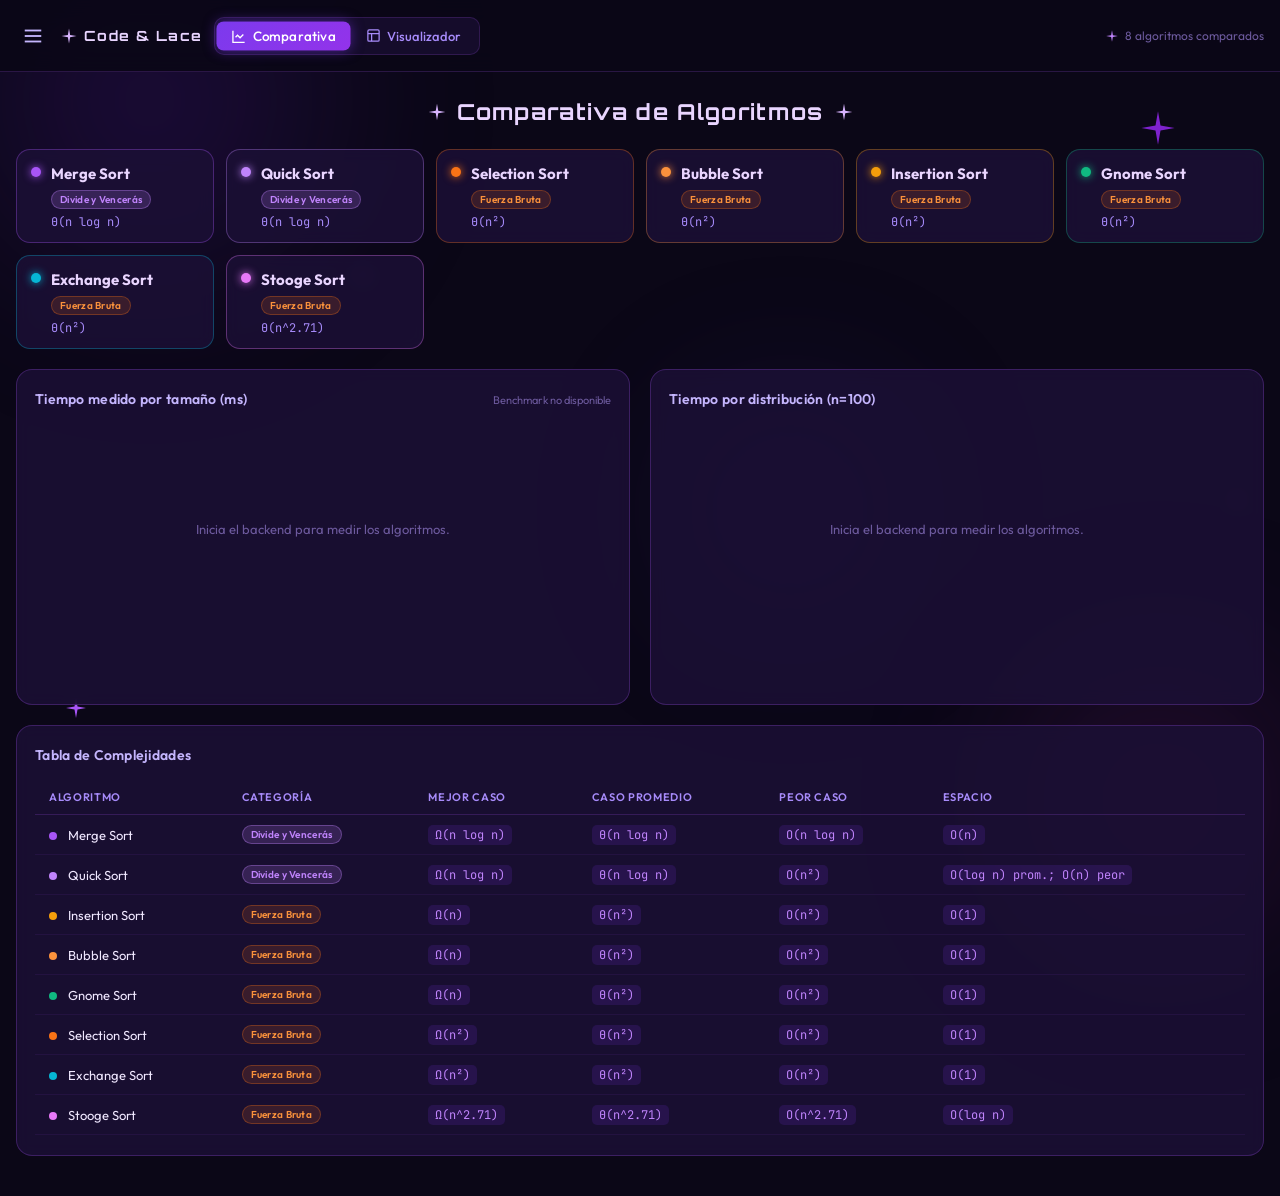
<file: frontend/index.html>
<!DOCTYPE html>
<html lang="es">
<head>
  <meta charset="UTF-8" />
  <meta name="viewport" content="width=device-width, initial-scale=1.0" />
  <title> Code & Lace - Algoritmos de Ordenamiento</title>
  <link rel="stylesheet" href="styles.css" />
</head>
<body>
  <div class="app-root">
    <!-- Decoraciones de fondo -->
    <div class="bg-decoration bg-dec-1"></div>
    <div class="bg-decoration bg-dec-2"></div>
    <div class="bg-decoration bg-dec-3"></div>

    <svg width="40" height="40" viewBox="0 0 24 24" fill="none" class="deco-sparkle deco-s1 text-purple-700">
      <path d="M12 2L13.5 10.5L22 12L13.5 13.5L12 22L10.5 13.5L2 12L10.5 10.5L12 2Z" fill="currentColor" />
    </svg>
    <svg width="24" height="24" viewBox="0 0 24 24" fill="none" class="deco-sparkle deco-s2 text-purple-500">
      <path d="M12 2L13.5 10.5L22 12L13.5 13.5L12 22L10.5 13.5L2 12L10.5 10.5L12 2Z" fill="currentColor" />
    </svg>
    <svg width="10" height="10" viewBox="0 0 10 10" fill="none" class="deco-sparkle deco-s3 text-fuchsia-500">
      <path d="M5 0L5.8 4.2L10 5L5.8 5.8L5 10L4.2 5.8L0 5L4.2 4.2L5 0Z" fill="currentColor" />
    </svg>
    <svg width="10" height="10" viewBox="0 0 10 10" fill="none" class="deco-sparkle deco-s4 text-violet-400">
      <path d="M5 0L5.8 4.2L10 5L5.8 5.8L5 10L4.2 5.8L0 5L4.2 4.2L5 0Z" fill="currentColor" />
    </svg>

    <!-- Menú Lateral (Sidebar) -->
    <div id="sidebar-backdrop" class="sidebar-backdrop hidden" onclick="toggleSidebar(false)"></div>
    <aside id="sidebar" class="sidebar sidebar-closed">
      <div class="sidebar-logo">
        <div class="sidebar-logo-icon">
          <svg width="22" height="22" viewBox="0 0 24 24" fill="none" class="text-purple-200">
            <path d="M12 2L13.5 10.5L22 12L13.5 13.5L12 22L10.5 13.5L2 12L10.5 10.5L12 2Z" fill="currentColor" />
          </svg>
        </div>
        <div>
          <div class="sidebar-logo-title">Code & Lace</div>
          <div class="sidebar-logo-sub">Algoritmos de Ordenamiento</div>
        </div>
        <button class="sidebar-close-btn" onclick="toggleSidebar(false)">
          <svg width="18" height="18" viewBox="0 0 24 24" fill="none" stroke="currentColor" stroke-width="2">
            <path d="M18 6 6 18M6 6l12 12" />
          </svg>
        </button>
      </div>

      <nav class="sidebar-nav" id="sidebar-nav"></nav>

      <div class="sidebar-footer">
        <svg width="10" height="10" viewBox="0 0 10 10" fill="none" class="text-purple-400">
          <path d="M5 0L5.8 4.2L10 5L5.8 5.8L5 10L4.2 5.8L0 5L4.2 4.2L5 0Z" fill="currentColor" />
        </svg>
        <span>Code & Lace v1.0</span>
        <svg width="10" height="10" viewBox="0 0 10 10" fill="none" class="text-purple-400">
          <path d="M5 0L5.8 4.2L10 5L5.8 5.8L5 10L4.2 5.8L0 5L4.2 4.2L5 0Z" fill="currentColor" />
        </svg>
      </div>
    </aside>

    <!-- Contenedor Principal -->
    <div class="main-wrapper">
      <!-- Barra Superior (TopBar) -->
      <header class="topbar">
        <div class="topbar-left">
          <button class="menu-btn" onclick="toggleSidebar()">
            <svg width="22" height="22" viewBox="0 0 24 24" fill="none" stroke="currentColor" stroke-width="2">
              <line x1="3" y1="6" x2="21" y2="6" />
              <line x1="3" y1="12" x2="21" y2="12" />
              <line x1="3" y1="18" x2="21" y2="18" />
            </svg>
          </button>
          <div class="topbar-logo">
            <svg width="18" height="18" viewBox="0 0 24 24" fill="none" class="text-purple-300">
              <path d="M12 2L13.5 10.5L22 12L13.5 13.5L12 22L10.5 13.5L2 12L10.5 10.5L12 2Z" fill="currentColor" />
            </svg>
            <span>Code & Lace</span>
          </div>
        </div>

        <div class="topbar-tabs">
          <button id="tab-dashboard" class="topbar-tab topbar-tab-active" onclick="switchView('dashboard')">
            <svg width="15" height="15" viewBox="0 0 24 24" fill="none" stroke="currentColor" stroke-width="2">
              <path d="M3 3v18h18" />
              <path d="m19 9-5 5-4-4-3 3" />
            </svg>
            Comparativa
          </button>
          <button id="tab-visualizer" class="topbar-tab" onclick="switchView('visualizer')">
            <svg width="15" height="15" viewBox="0 0 24 24" fill="none" stroke="currentColor" stroke-width="2">
              <rect x="3" y="3" width="18" height="18" rx="2" />
              <path d="M3 9h18M9 21V9" />
            </svg>
            Visualizador
          </button>
        </div>

        <div id="topbar-right-dashboard" class="topbar-right topbar-right-info">
          <svg width="14" height="14" viewBox="0 0 24 24" fill="none" class="text-purple-400">
            <path d="M12 2L13.5 10.5L22 12L13.5 13.5L12 22L10.5 13.5L2 12L10.5 10.5L12 2Z" fill="currentColor" />
          </svg>
          <span>8 algoritmos comparados</span>
        </div>

        <div id="topbar-right-visualizer" class="topbar-right hidden">
          <div id="algo-quickselect" class="algo-quickselect"></div>
        </div>
      </header>

      <!-- Contenido Principal -->
      <main class="main-content">
        <!-- VISTA INICIAL: DASHBOARD (Comparativa de Algoritmos) -->
        <div id="view-dashboard" class="dashboard-grid">
          <div class="dashboard-header">
            <svg width="20" height="20" viewBox="0 0 24 24" fill="none" class="text-purple-300">
              <path d="M12 2L13.5 10.5L22 12L13.5 13.5L12 22L10.5 13.5L2 12L10.5 10.5L12 2Z" fill="currentColor" />
            </svg>
            <h2 class="dashboard-title">Comparativa de Algoritmos</h2>
            <svg width="20" height="20" viewBox="0 0 24 24" fill="none" class="text-purple-300">
              <path d="M12 2L13.5 10.5L22 12L13.5 13.5L12 22L10.5 13.5L2 12L10.5 10.5L12 2Z" fill="currentColor" />
            </svg>
          </div>

          <!-- Tarjetas de Algoritmos -->
          <div id="algo-cards-grid" class="algo-cards-grid"></div>

          <!-- Gráfico de Barras -->
          <div class="chart-card">
            <div class="chart-heading">
              <h3 class="chart-title">Tiempo medido por tamaño (ms)</h3>
              <span id="benchmark-status" class="benchmark-status" aria-live="polite">Midiendo...</span>
            </div>
            <div class="chart-container" id="bar-chart-container"></div>
          </div>

          <!-- Comparación por distribución de entrada -->
          <div class="chart-card">
            <h3 class="chart-title">Tiempo por distribución (n=100)</h3>
            <div class="chart-container" id="scenario-chart-container"></div>
          </div>

          <!-- Tabla de Complejidades -->
          <div class="chart-card complexity-table-card">
            <h3 class="chart-title">Tabla de Complejidades</h3>
            <div class="table-wrapper">
              <table class="complexity-table">
                <thead>
                  <tr>
                    <th>Algoritmo</th>
                    <th>Categoría</th>
                    <th>Mejor Caso</th>
                    <th>Caso Promedio</th>
                    <th>Peor Caso</th>
                    <th>Espacio</th>
                  </tr>
                </thead>
                <tbody id="complexity-table-body"></tbody>
              </table>
            </div>
          </div>
        </div>

        <!-- VISTA SECUNDARIA: VISUALIZADOR INTERACTIVO -->
        <div id="view-visualizer" class="visualizer-layout hidden">
          <div class="info-panel">
            <div class="info-panel-header">
              <span id="viz-info-dot" class="info-dot"></span>
              <div>
                <h2 id="viz-algo-name" class="info-algo-name"></h2>
                <span id="viz-algo-badge"></span>
              </div>
            </div>

            <p id="viz-algo-desc" class="info-description"></p>

            <div class="complexity-grid">
              <div class="complexity-row">
                <span class="complexity-label">Mejor</span>
                <code id="viz-best" class="complexity-value"></code>
              </div>
              <div class="complexity-row">
                <span class="complexity-label">Promedio</span>
                <code id="viz-avg" class="complexity-value"></code>
              </div>
              <div class="complexity-row">
                <span class="complexity-label">Peor</span>
                <code id="viz-worst" class="complexity-value"></code>
              </div>
              <div class="complexity-row">
                <span class="complexity-label">Espacio</span>
                <code id="viz-space" class="complexity-value"></code>
              </div>
            </div>

            <div id="viz-stooge-warning" class="stooge-warning hidden">
              <svg width="10" height="10" viewBox="0 0 10 10" fill="none" class="text-yellow-400">
                <path d="M5 0L5.8 4.2L10 5L5.8 5.8L5 10L4.2 5.8L0 5L4.2 4.2L5 0Z" fill="currentColor" />
              </svg>
              <span id="viz-stooge-text"></span>
            </div>

            <div class="step-counter">
              <span>Paso</span>
              <span id="viz-step-current" class="step-number">0</span>
              <span>de</span>
              <span id="viz-step-total" class="step-number">0</span>
            </div>

            <div class="progress-track">
              <div id="viz-progress-fill" class="progress-fill" style="width: 0%"></div>
            </div>

            <div class="legend">
              <div class="legend-item">
                <span class="legend-dot" style="background: #06b6d4"></span>
                <span>Comparando</span>
              </div>
              <div class="legend-item">
                <span class="legend-dot" style="background: #f97316"></span>
                <span>Intercambiando</span>
              </div>
              <div class="legend-item">
                <span class="legend-dot" style="background: #4ade80"></span>
                <span>Ordenado</span>
              </div>
              <div class="legend-item">
                <span id="viz-legend-normal" class="legend-dot"></span>
                <span>Normal</span>
              </div>
            </div>
          </div>

          <div class="viz-area">
            <div id="viz-done-badge" class="done-badge hidden">
              <svg width="16" height="16" viewBox="0 0 24 24" fill="none">
                <path d="M12 2L13.5 10.5L22 12L13.5 13.5L12 22L10.5 13.5L2 12L10.5 10.5L12 2Z" fill="currentColor" />
              </svg>
              ¡Ordenamiento completado!
              <svg width="16" height="16" viewBox="0 0 24 24" fill="none">
                <path d="M12 2L13.5 10.5L22 12L13.5 13.5L12 22L10.5 13.5L2 12L10.5 10.5L12 2Z" fill="currentColor" />
              </svg>
            </div>

            <div id="bars-container" class="bars-container"></div>

            <div class="controls-panel">
              <div class="controls-row">
                <button class="btn btn-primary" onclick="handleGenerate()">
                  <svg width="16" height="16" viewBox="0 0 24 24" fill="none" stroke="currentColor" stroke-width="2">
                    <path d="M3 12a9 9 0 0 1 9-9 9.75 9.75 0 0 1 6.74 2.74L21 8" />
                    <path d="M21 3v5h-5" />
                    <path d="M21 12a9 9 0 0 1-9 9 9.75 9.75 0 0 1-6.74-2.74L3 16" />
                    <path d="M8 16H3v5" />
                  </svg>
                  Generar
                </button>

                <button id="btn-step-back" class="btn btn-ghost" onclick="handleStepBack()" disabled>
                  <svg width="16" height="16" viewBox="0 0 24 24" fill="none" stroke="currentColor" stroke-width="2">
                    <path d="m15 18-6-6 6-6" />
                  </svg>
                </button>

                <button id="btn-play-pause" class="btn btn-play" onclick="handlePlayPause()">
                  <svg width="18" height="18" viewBox="0 0 24 24" fill="currentColor">
                    <polygon points="5,3 19,12 5,21" />
                  </svg>
                  Iniciar
                </button>

                <button id="btn-step-forward" class="btn btn-ghost" onclick="handleStepForward()" disabled>
                  <svg width="16" height="16" viewBox="0 0 24 24" fill="none" stroke="currentColor" stroke-width="2">
                    <path d="m9 18 6-6-6-6" />
                  </svg>
                </button>

                <button id="btn-reset" class="btn btn-ghost" onclick="handleReset()" disabled>
                  <svg width="16" height="16" viewBox="0 0 24 24" fill="none" stroke="currentColor" stroke-width="2">
                    <path d="M3 12a9 9 0 0 1 9-9 9.75 9.75 0 0 1 6.74 2.74L21 8" />
                    <path d="M21 3v5h-5" />
                  </svg>
                  Reiniciar
                </button>
              </div>

              <div class="controls-sliders">
                <div class="slider-group">
                  <label class="slider-label">
                    <svg width="14" height="14" viewBox="0 0 24 24" fill="none" stroke="currentColor" stroke-width="2">
                      <polygon points="13 2 3 14 12 14 11 22 21 10 12 10 13 2" />
                    </svg>
                    Velocidad
                  </label>
                  <input id="slider-speed" type="range" min="10" max="1000" value="922" class="slider" oninput="handleSpeedChange(this.value)" />
                  <span id="slider-speed-label" class="slider-value">Normal</span>
                </div>

                <div class="slider-group">
                  <label class="slider-label">
                    <svg width="14" height="14" viewBox="0 0 24 24" fill="none" stroke="currentColor" stroke-width="2">
                      <rect x="3" y="3" width="7" height="7" />
                      <rect x="14" y="3" width="7" height="7" />
                      <rect x="14" y="14" width="7" height="7" />
                      <rect x="3" y="14" width="7" height="7" />
                    </svg>
                    <span id="slider-size-label">Tamaño: 30</span>
                  </label>
                  <input id="slider-size" type="range" min="5" max="35" value="30" class="slider" oninput="handleSizeChange(this.value)" />
                </div>
              </div>
            </div>

            <section class="source-panel" aria-label="Código Python del algoritmo">
              <div class="source-panel-header">
                <div class="source-panel-title">
                  <span class="source-panel-dots" aria-hidden="true">
                    <span></span><span></span><span></span>
                  </span>
                  <span>PYTHON SOURCE</span>
                </div>
                <span id="source-status" class="source-status">Esperando algoritmo</span>
              </div>
              <pre class="source-code"><code id="source-code">Genera una lista para cargar el código Python.</code></pre>
            </section>
          </div>
        </div>
      </main>
    </div>
  </div>

  <!-- Tooltip Flotante para Gráficas -->
  <div id="chart-tooltip" class="chart-tooltip hidden"></div>

  <script>
    const API_BASE_URL = "http://127.0.0.1:8000";

    const ALGORITHMS = [
      {
        id: "merge",
        name: "Merge Sort",
        nameShort: "Merge",
        category: "divide-conquer",
        bestCase: "Ω(n log n)",
        avgCase: "Θ(n log n)",
        worstCase: "O(n log n)",
        space: "O(n)",
        description: "Divide el arreglo a la mitad recursivamente y combina las mitades ordenadas.",
        color: "#a855f7"
      },
      {
        id: "quick",
        name: "Quick Sort",
        nameShort: "Quick",
        category: "divide-conquer",
        bestCase: "Ω(n log n)",
        avgCase: "Θ(n log n)",
        worstCase: "O(n²)",
        space: "O(log n) prom.; O(n) peor",
        description: "Elige un pivote, particiona el arreglo y ordena las particiones recursivamente.",
        color: "#c084fc"
      },
      {
        id: "selection",
        name: "Selection Sort",
        nameShort: "Selection",
        category: "brute-force",
        bestCase: "Ω(n²)",
        avgCase: "Θ(n²)",
        worstCase: "O(n²)",
        space: "O(1)",
        description: "Busca el mínimo en la parte no ordenada y lo coloca en su posición correcta.",
        color: "#f97316"
      },
      {
        id: "bubble",
        name: "Bubble Sort",
        nameShort: "Bubble",
        category: "brute-force",
        bestCase: "Ω(n)",
        avgCase: "Θ(n²)",
        worstCase: "O(n²)",
        space: "O(1)",
        description: "Compara pares adyacentes repetidamente e intercambia si están en orden incorrecto.",
        color: "#fb923c"
      },
      {
        id: "insertion",
        name: "Insertion Sort",
        nameShort: "Insertion",
        category: "brute-force",
        bestCase: "Ω(n)",
        avgCase: "Θ(n²)",
        worstCase: "O(n²)",
        space: "O(1)",
        description: "Construye la parte ordenada insertando cada elemento en su posición correcta.",
        color: "#f59e0b"
      },
      {
        id: "gnome",
        name: "Gnome Sort",
        nameShort: "Gnome",
        category: "brute-force",
        bestCase: "Ω(n)",
        avgCase: "Θ(n²)",
        worstCase: "O(n²)",
        space: "O(1)",
        description: "Similar a Insertion Sort pero mueve elementos hacia atrás usando intercambios.",
        color: "#10b981"
      },
      {
        id: "exchange",
        name: "Exchange Sort",
        nameShort: "Exchange",
        category: "brute-force",
        bestCase: "Ω(n²)",
        avgCase: "Θ(n²)",
        worstCase: "O(n²)",
        space: "O(1)",
        description: "Compara cada elemento con todos los siguientes e intercambia si es necesario.",
        color: "#06b6d4"
      },
      {
        id: "stooge",
        name: "Stooge Sort",
        nameShort: "Stooge",
        category: "brute-force",
        bestCase: "Ω(n^2.71)",
        avgCase: "Θ(n^2.71)",
        worstCase: "O(n^2.71)",
        space: "O(log n)",
        description: "Algoritmo recursivo muy ineficiente que ordena solapando tres partes del arreglo.",
        color: "#e879f9",
        maxSize: 12
      }
    ];

    let activeView = "dashboard";
    let selectedAlgoId = "bubble";
    let arraySize = 30;
    let speed = 80;
    let steps = [];
    let stepIdx = 0;
    let isPlaying = false;
    let intervalId = null;
    let currentArray = [];
    let pythonSource = [];
    let backendDuration = 0;
    let apiError = "";
    let isGenerating = false;
    let generationRequest = 0;
    let activeRequestController = null;
    let benchmarkData = null;
    let benchmarkRequest = 0;

    function badgeHTML(category) {
      return category === "divide-conquer"
        ? '<span class="badge-dv">Divide y Vencerás</span>'
        : '<span class="badge-fb">Fuerza Bruta</span>';
    }

    function renderDashboard() {
      // Tarjetas
      const cardsGrid = document.getElementById("algo-cards-grid");
      cardsGrid.innerHTML = ALGORITHMS.map(algo => `
        <div class="algo-card" style="border-color: ${algo.color}55" onclick="selectAlgoAndOpenVisualizer('${algo.id}')">
          <div class="algo-card-dot" style="background: ${algo.color}; color: ${algo.color}"></div>
          <div>
            <div class="algo-card-name">${algo.name}</div>
            ${badgeHTML(algo.category)}
            <div class="algo-card-complexity">${algo.avgCase}</div>
          </div>
        </div>
      `).join("");

      // Tabla
      const tbody = document.getElementById("complexity-table-body");
      const complexityOrder = ["merge", "quick", "insertion", "bubble", "gnome", "selection", "exchange", "stooge"];
      const tableAlgorithms = [...ALGORITHMS].sort(
        (left, right) => complexityOrder.indexOf(left.id) - complexityOrder.indexOf(right.id)
      );
      tbody.innerHTML = tableAlgorithms.map(algo => `
        <tr onclick="selectAlgoAndOpenVisualizer('${algo.id}')" style="cursor: pointer;">
          <td>
            <span class="table-algo-dot" style="background: ${algo.color}"></span>
            ${algo.name}
          </td>
          <td>${badgeHTML(algo.category)}</td>
          <td><code>${algo.bestCase}</code></td>
          <td><code>${algo.avgCase}</code></td>
          <td><code>${algo.worstCase}</code></td>
          <td><code>${algo.space}</code></td>
        </tr>
      `).join("");

      loadDashboardBenchmark();
    }

    async function loadDashboardBenchmark() {
      const requestId = ++benchmarkRequest;
      const status = document.getElementById("benchmark-status");
      status.textContent = "Midiendo implementaciones Python...";
      renderRuntimeChart(null);
      renderScenarioChart(null);

      try {
        const response = await fetch('https://code-lace-rep.onrender.com/api/benchmark');
        if (!response.ok) throw new Error("No se pudo completar el benchmark.");
        const result = await response.json();
        if (requestId !== benchmarkRequest) return;
        benchmarkData = result;
        status.textContent = `Mediana de ${result.rounds} ejecuciones · ${result.line_series.length} algoritmos · Stooge excluido (límite n=12)`;
        renderRuntimeChart(result);
        renderScenarioChart(result);
      } catch (error) {
        if (requestId !== benchmarkRequest) return;
        benchmarkData = null;
        status.textContent = "Benchmark no disponible";
        renderRuntimeChart(null, "Inicia el backend para medir los algoritmos.");
        renderScenarioChart(null, "Inicia el backend para medir los algoritmos.");
      }
    }

    function formatMilliseconds(value) {
      return value < 1 ? value.toFixed(3) : value.toFixed(1);
    }

    function renderRuntimeChart(data, emptyMessage = "Midiendo...") {
      const container = document.getElementById("bar-chart-container");
      if (!data || data.line_series.length === 0) {
        container.innerHTML = `<div class="chart-placeholder">${escapeHTML(emptyMessage)}</div>`;
        return;
      }

      const width = 680, height = 250;
      const padLeft = 58, padRight = 16, padTop = 14, padBottom = 34;
      const plotW = width - padLeft - padRight;
      const plotH = height - padTop - padBottom;
      const allTimes = data.line_series.flatMap(series => series.times_ms);
      const maxTime = Math.max(...allTimes, 0.001) * 1.08;
      const xFor = size => padLeft + size / 100 * plotW;
      const yFor = value => padTop + plotH - value / maxTime * plotH;

      let svg = `<svg viewBox="0 0 ${width} ${height}" class="recharts-svg">`;

      for (let tick = 0; tick <= 4; tick++) {
        const value = maxTime * tick / 4;
        const y = yFor(value);
        svg += `<line x1="${padLeft}" y1="${y}" x2="${width - padRight}" y2="${y}" stroke="rgba(168,85,247,0.15)" stroke-dasharray="3 3" />`;
        svg += `<text x="${padLeft - 7}" y="${y + 4}" text-anchor="end" fill="#c4b5fd" font-size="10" font-family="Outfit">${formatMilliseconds(value)}</text>`;
      }
      svg += `<line x1="${padLeft}" y1="${padTop}" x2="${padLeft}" y2="${padTop + plotH}" stroke="#6d5a9e" />`;
      svg += `<line x1="${padLeft}" y1="${padTop + plotH}" x2="${width - padRight}" y2="${padTop + plotH}" stroke="#6d5a9e" />`;

      for (let size = 0; size <= 100; size += 20) {
        svg += `<text x="${xFor(size)}" y="${padTop + plotH + 17}" text-anchor="middle" fill="#c4b5fd" font-size="10" font-family="Outfit">${size}</text>`;
      }

      data.line_series.forEach(series => {
        const algo = ALGORITHMS.find(item => item.id === series.algorithm);
        const points = series.times_ms.map((value, index) => `${xFor(series.sizes[index])},${yFor(value)}`).join(" ");
        svg += `<polyline points="${points}" fill="none" stroke="${algo.color}" stroke-width="2" stroke-linejoin="round" stroke-linecap="round" />`;
        series.times_ms.forEach((value, index) => {
          const size = series.sizes[index];
          svg += `<circle cx="${xFor(size)}" cy="${yFor(value)}" r="3.5" fill="${algo.color}"><title>${algo.name} · n=${size} · ${formatMilliseconds(value)} ms</title></circle>`;
        });
      });

      svg += `</svg>`;
      svg += `<div class="chart-legend">${data.line_series.map(series => {
        const algo = ALGORITHMS.find(item => item.id === series.algorithm);
        return `<span><i style="background:${algo.color}"></i>${algo.nameShort}</span>`;
      }).join("")}</div>`;
      container.innerHTML = svg;
    }

    function renderScenarioChart(data, emptyMessage = "Midiendo...") {
      const container = document.getElementById("scenario-chart-container");
      if (!data || data.scenarios.length === 0) {
        container.innerHTML = `<div class="chart-placeholder">${escapeHTML(emptyMessage)}</div>`;
        return;
      }

      const width = 680, height = 250;
      const padLeft = 58, padRight = 16, padTop = 14, padBottom = 38;
      const plotW = width - padLeft - padRight;
      const plotH = height - padTop - padBottom;
      const algorithms = data.scenarios[0].measurements;
      const maxTime = Math.max(...data.scenarios.flatMap(scenario => scenario.measurements.map(item => item.time_ms)), 0.001) * 1.08;
      const groupW = plotW / algorithms.length;
      const barW = Math.min(16, groupW / 5);
      const scenarioColors = ["#4ade80", "#a855f7", "#f97316"];
      const yFor = value => padTop + plotH - value / maxTime * plotH;

      let svg = `<svg viewBox="0 0 ${width} ${height}" class="recharts-svg">`;
      for (let tick = 0; tick <= 4; tick++) {
        const value = maxTime * tick / 4;
        const y = yFor(value);
        svg += `<line x1="${padLeft}" y1="${y}" x2="${width - padRight}" y2="${y}" stroke="rgba(168,85,247,0.15)" stroke-dasharray="3 3" />`;
        svg += `<text x="${padLeft - 7}" y="${y + 4}" text-anchor="end" fill="#c4b5fd" font-size="10" font-family="Outfit">${formatMilliseconds(value)}</text>`;
      }
      svg += `<line x1="${padLeft}" y1="${padTop}" x2="${padLeft}" y2="${padTop + plotH}" stroke="#6d5a9e" />`;
      svg += `<line x1="${padLeft}" y1="${padTop + plotH}" x2="${width - padRight}" y2="${padTop + plotH}" stroke="#6d5a9e" />`;

      algorithms.forEach((entry, algorithmIndex) => {
        const algo = ALGORITHMS.find(item => item.id === entry.algorithm);
        const center = padLeft + groupW * (algorithmIndex + 0.5);
        const barGroupWidth = data.scenarios.length * barW + (data.scenarios.length - 1) * 2;
        data.scenarios.forEach((scenario, scenarioIndex) => {
          const measurement = scenario.measurements[algorithmIndex];
          const value = measurement.time_ms;
          const x = center - barGroupWidth / 2 + scenarioIndex * (barW + 2);
          const y = yFor(value);
          const barHeight = padTop + plotH - y;
          svg += `<rect x="${x}" y="${y}" width="${barW}" height="${Math.max(1, barHeight)}" rx="2" fill="${scenarioColors[scenarioIndex]}"><title>${algo.name} · ${scenario.name} · n=${measurement.input_size} · ${formatMilliseconds(value)} ms</title></rect>`;
        });
        svg += `<text x="${center}" y="${padTop + plotH + 16}" text-anchor="middle" fill="#c4b5fd" font-size="9" font-family="Outfit">${algo.nameShort}</text>`;
        svg += `<text x="${center}" y="${padTop + plotH + 28}" text-anchor="middle" fill="#a78bfa" font-size="8" font-family="JetBrains Mono">n=${entry.input_size}</text>`;
      });

      svg += `</svg>`;
      svg += `<div class="chart-legend">${data.scenarios.map((scenario, index) => `<span><i style="background:${scenarioColors[index]}"></i>${scenario.name}</span>`).join("")}</div>`;
      container.innerHTML = svg;
    }

    function hideTooltip() {
      document.getElementById("chart-tooltip").classList.add("hidden");
    }

    function renderSidebarAndQuickSelect() {
      const divideConquer = ALGORITHMS.filter(a => a.category === "divide-conquer");
      const bruteForce = ALGORITHMS.filter(a => a.category === "brute-force");

      const nav = document.getElementById("sidebar-nav");
      nav.innerHTML = `
        <button class="nav-item ${activeView === 'dashboard' ? 'nav-item-active' : ''}" onclick="switchView('dashboard'); toggleSidebar(false);">
          <svg width="18" height="18" viewBox="0 0 24 24" fill="none" stroke="currentColor" stroke-width="2">
            <rect x="3" y="3" width="7" height="7" />
            <rect x="14" y="3" width="7" height="7" />
            <rect x="14" y="14" width="7" height="7" />
            <rect x="3" y="14" width="7" height="7" />
          </svg>
          Dashboard
        </button>
        <div class="sidebar-section-label"><span class="badge-dv-sm">Divide y Vencerás</span></div>
        ${divideConquer.map(algo => `
          <button class="nav-item ${activeView === 'visualizer' && selectedAlgoId === algo.id ? 'nav-item-active' : ''}" onclick="selectAlgoAndOpenVisualizer('${algo.id}'); toggleSidebar(false);">
            <span class="nav-dot" style="background:${algo.color}; color:${algo.color}"></span>
            ${algo.name}
            <span class="nav-complexity">${algo.avgCase}</span>
          </button>
        `).join("")}
        <div class="sidebar-section-label"><span class="badge-fb-sm">Fuerza Bruta</span></div>
        ${bruteForce.map(algo => `
          <button class="nav-item ${activeView === 'visualizer' && selectedAlgoId === algo.id ? 'nav-item-active' : ''}" onclick="selectAlgoAndOpenVisualizer('${algo.id}'); toggleSidebar(false);">
            <span class="nav-dot" style="background:${algo.color}; color:${algo.color}"></span>
            ${algo.name}
            <span class="nav-complexity">${algo.avgCase}</span>
          </button>
        `).join("")}
      `;

      const qs = document.getElementById("algo-quickselect");
      qs.innerHTML = ALGORITHMS.map(a => {
        const active = selectedAlgoId === a.id;
        const style = active ? `border-color:${a.color}; background:${a.color}22; color:${a.color};` : "";
        return `<button class="algo-chip ${active ? 'algo-chip-active' : ''}" style="${style}" onclick="selectAlgoAndOpenVisualizer('${a.id}')">${a.nameShort}</button>`;
      }).join("");
    }

    function toggleSidebar(force) {
      const sb = document.getElementById("sidebar");
      const bd = document.getElementById("sidebar-backdrop");
      const isOpen = sb.classList.contains("sidebar-open");
      const next = typeof force === "boolean" ? force : !isOpen;
      sb.classList.toggle("sidebar-open", next);
      sb.classList.toggle("sidebar-closed", !next);
      bd.classList.toggle("hidden", !next);
    }

    function switchView(view) {
      activeView = view;
      document.getElementById("view-dashboard").classList.toggle("hidden", view !== "dashboard");
      document.getElementById("view-visualizer").classList.toggle("hidden", view !== "visualizer");
      document.getElementById("tab-dashboard").classList.toggle("topbar-tab-active", view === "dashboard");
      document.getElementById("tab-visualizer").classList.toggle("topbar-tab-active", view === "visualizer");
      document.getElementById("topbar-right-dashboard").classList.toggle("hidden", view !== "dashboard");
      document.getElementById("topbar-right-visualizer").classList.toggle("hidden", view !== "visualizer");
      renderSidebarAndQuickSelect();
      if (view === "visualizer") {
        updateVisualizerUI();
        if (steps.length === 0 && !isGenerating) handleGenerate();
      }
    }

    function selectAlgoAndOpenVisualizer(id) {
      selectedAlgoId = id;
      stopPlaying();
      steps = [];
      stepIdx = 0;
      pythonSource = [];
      apiError = "";
      const algo = ALGORITHMS.find(a => a.id === selectedAlgoId) || ALGORITHMS[0];
      const maxS = algo.maxSize || 35;
      currentArray = generateRandomArray(Math.min(arraySize, maxS));
      switchView("visualizer");
    }

    function generateRandomArray(n) {
      return Array.from({ length: n }, () => Math.floor(Math.random() * 96) + 4);
    }

    function escapeHTML(value) {
      return String(value).replace(/[&<>"']/g, character => ({
        "&": "&amp;",
        "<": "&lt;",
        ">": "&gt;",
        "\"": "&quot;",
        "'": "&#39;"
      })[character]);
    }

    function renderSourceCode(activeLine) {
      const code = document.getElementById("source-code");
      if (pythonSource.length === 0) {
        code.textContent = apiError || (isGenerating ? "Solicitando pasos al backend Python..." : "Genera una lista para cargar el código Python.");
        code.removeAttribute("data-algorithm");
        code.removeAttribute("data-active-line");
        return;
      }

      if (code.dataset.algorithm !== selectedAlgoId) {
        code.innerHTML = pythonSource.map((line, index) =>
          `<span class="code-line" data-line="${index + 1}"><span class="code-line-number">${String(index + 1).padStart(2, "0")}</span><span>${escapeHTML(line) || " "}</span></span>`
        ).join("");
        code.dataset.algorithm = selectedAlgoId;
        delete code.dataset.activeLine;
      }

      if (code.dataset.activeLine !== String(activeLine || "")) {
        code.querySelector(".code-line-active")?.classList.remove("code-line-active");
        const activeCodeLine = code.querySelector(`[data-line="${activeLine}"]`);
        activeCodeLine?.classList.add("code-line-active");
        if (activeLine) activeCodeLine?.scrollIntoView({ block: "nearest" });
        code.dataset.activeLine = String(activeLine || "");
      }
    }

    function animateBarSwap(firstIndex, secondIndex) {
      const barsContainer = document.getElementById("bars-container");
      const firstWrapper = barsContainer.children[firstIndex];
      const secondWrapper = barsContainer.children[secondIndex];
      if (!firstWrapper || !secondWrapper) return;

      const distance = secondWrapper.getBoundingClientRect().left - firstWrapper.getBoundingClientRect().left;
      const duration = Math.min(360, Math.max(90, speed * 1.5));
      const easing = "cubic-bezier(0.22, 1, 0.36, 1)";

      firstWrapper.firstElementChild.animate(
        [{ transform: `translateX(${distance}px) scaleY(1.24)` }, { transform: "translateX(0) scaleY(1.04)" }],
        { duration, easing }
      );
      secondWrapper.firstElementChild.animate(
        [{ transform: `translateX(${-distance}px) scaleY(1.24)` }, { transform: "translateX(0) scaleY(1.04)" }],
        { duration, easing }
      );
    }

    function updateVisualizerUI() {
      const algo = ALGORITHMS.find(a => a.id === selectedAlgoId) || ALGORITHMS[0];
      const maxS = algo.maxSize || 35;
      const size = Math.min(arraySize, maxS);

      document.getElementById("viz-info-dot").style.background = algo.color;
      document.getElementById("viz-info-dot").style.color = algo.color;
      document.getElementById("viz-algo-name").textContent = algo.name;
      document.getElementById("viz-algo-badge").innerHTML = badgeHTML(algo.category);
      document.getElementById("viz-algo-desc").textContent = algo.description;
      document.getElementById("viz-best").textContent = algo.bestCase;
      document.getElementById("viz-avg").textContent = algo.avgCase;
      document.getElementById("viz-worst").textContent = algo.worstCase;
      document.getElementById("viz-space").textContent = algo.space;
      document.getElementById("viz-legend-normal").style.background = "var(--purple-bright)";

      const warn = document.getElementById("viz-stooge-warning");
      if (algo.maxSize) {
        warn.classList.remove("hidden");
        document.getElementById("viz-stooge-text").textContent = `Limitado a ${algo.maxSize} elementos por complejidad`;
      } else {
        warn.classList.add("hidden");
      }

      const sliderSize = document.getElementById("slider-size");
      sliderSize.max = maxS;
      sliderSize.value = size;
      document.getElementById("slider-size-label").textContent = `Tamaño: ${size}`;

      if (currentArray.length === 0) currentArray = generateRandomArray(size);
      const step = steps[stepIdx] || { array: currentArray, comparing: [], swapping: [], sorted: [] };
      const arr = step.array;
      const maxVal = Math.max(...arr, 1);

      document.getElementById("viz-step-current").textContent = steps.length > 0 ? stepIdx + 1 : 0;
      document.getElementById("viz-step-total").textContent = steps.length;
      const progress = steps.length > 1 ? Math.round((stepIdx / (steps.length - 1)) * 100) : 0;
      const progFill = document.getElementById("viz-progress-fill");
      progFill.style.width = `${progress}%`;
      progFill.style.background = algo.color;

      const isDone = steps.length > 0 && stepIdx === steps.length - 1;
      document.getElementById("viz-done-badge").classList.toggle("hidden", !isDone);

      document.getElementById("btn-step-back").disabled = stepIdx === 0 || steps.length === 0;
      document.getElementById("btn-step-forward").disabled = stepIdx >= steps.length - 1 || steps.length === 0;
      document.getElementById("btn-reset").disabled = stepIdx === 0;

      const playBtn = document.getElementById("btn-play-pause");
      playBtn.className = `btn ${isPlaying ? 'btn-pause' : 'btn-play'}`;
      playBtn.innerHTML = isPlaying
        ? `<svg width="18" height="18" viewBox="0 0 24 24" fill="currentColor"><rect x="6" y="4" width="4" height="16"/><rect x="14" y="4" width="4" height="16"/></svg> Pausar`
        : `<svg width="18" height="18" viewBox="0 0 24 24" fill="currentColor"><polygon points="5,3 19,12 5,21"/></svg> Iniciar`;

      const barsContainer = document.getElementById("bars-container");
      if (barsContainer.children.length !== arr.length) {
        barsContainer.innerHTML = arr.map(() =>
          '<div class="bar-wrapper"><div class="sort-bar"></div></div>'
        ).join("");
      }

      arr.forEach((val, idx) => {
        const h = Math.max(4, (val / maxVal) * 94);
        let cls = "sort-bar";
        if (step.sorted.includes(idx)) cls += " bar-sorted";
        else if (step.swapping.includes(idx)) cls += " bar-swapping";
        else if (step.comparing.includes(idx)) cls += " bar-comparing";
        const wrapper = barsContainer.children[idx];
        const bar = wrapper.firstElementChild;
        wrapper.title = val;
        bar.className = cls;
        bar.style.height = `${h}%`;
      });

      if (step.swapping.length === 2) animateBarSwap(step.swapping[0], step.swapping[1]);

      const sourceStatus = document.getElementById("source-status");
      sourceStatus.textContent = isGenerating
        ? "Conectando con Python..."
        : apiError || (pythonSource.length ? `${steps.length} pasos | ${backendDuration} ms` : "Esperando algoritmo");
      sourceStatus.classList.toggle("source-status-error", Boolean(apiError));
      renderSourceCode(step.line);
    }

    async function handleGenerate() {
      stopPlaying();
      const requestId = ++generationRequest;
      activeRequestController?.abort();
      const controller = new AbortController();
      activeRequestController = controller;
      const algo = ALGORITHMS.find(a => a.id === selectedAlgoId) || ALGORITHMS[0];
      const size = Math.min(arraySize, algo.maxSize || 35);
      currentArray = generateRandomArray(size);
      steps = [];
      stepIdx = 0;
      pythonSource = [];
      backendDuration = 0;
      apiError = "";
      isGenerating = true;
      updateVisualizerUI();

      try {
       const response = await fetch(`https://code-lace-rep.onrender.com/api/visualize/${encodeURIComponent(selectedAlgoId)}`, {
          method: "POST",
          headers: { "Content-Type": "application/json" },
          body: JSON.stringify({ data: currentArray }),
          signal: controller.signal
        });
        const payload = await response.json();
        if (!response.ok) throw new Error(payload.detail || "La solicitud al backend falló.");
        if (requestId !== generationRequest) return false;
        if (!Array.isArray(payload.steps) || !Array.isArray(payload.source)) {
          throw new Error("El backend devolvió una respuesta incompleta.");
        }

        steps = payload.steps;
        pythonSource = payload.source;
        backendDuration = payload.time_ms;
        currentArray = steps[0]?.array || currentArray;
        updateVisualizerUI();
        return steps.length > 0;
      } catch (error) {
        if (requestId !== generationRequest || error.name === "AbortError") return false;
        apiError = `Backend Python no disponible: ${error.message}`;
        steps = [];
        pythonSource = [];
        updateVisualizerUI();
        return false;
      } finally {
        if (requestId === generationRequest) {
          isGenerating = false;
          activeRequestController = null;
          updateVisualizerUI();
        }
      }
    }

    function startPlaying() {
      isPlaying = true;
      updateVisualizerUI();
      intervalId = setInterval(() => {
        if (stepIdx >= steps.length - 1) {
          stopPlaying();
        } else {
          stepIdx++;
          updateVisualizerUI();
        }
      }, speed);
    }

    function stopPlaying() {
      isPlaying = false;
      if (intervalId) clearInterval(intervalId);
      intervalId = null;
      updateVisualizerUI();
    }

    async function handlePlayPause() {
      if (isGenerating) return;
      if (steps.length === 0) {
        const generated = await handleGenerate();
        if (!generated) return;
        startPlaying();
        return;
      }
      if (stepIdx >= steps.length - 1) stepIdx = 0;
      if (isPlaying) stopPlaying();
      else startPlaying();
    }

    function handleStepForward() {
      if (stepIdx < steps.length - 1) {
        stepIdx++;
        updateVisualizerUI();
      }
    }

    function handleStepBack() {
      if (stepIdx > 0) {
        stepIdx--;
        updateVisualizerUI();
      }
    }

    function handleReset() {
      stopPlaying();
      stepIdx = 0;
      updateVisualizerUI();
    }

    function handleSpeedChange(val) {
      speed = Math.max(2, 1002 - Number(val));
      document.getElementById("slider-speed-label").textContent =
        speed < 12 ? "Máxima" : speed < 50 ? "Rápido" : speed < 150 ? "Normal" : "Lento";
      if (isPlaying) {
        stopPlaying();
        startPlaying();
      }
    }

    function handleSizeChange(val) {
      arraySize = Number(val);
      handleGenerate();
    }

    // Inicializar aplicación en pantalla de inicio (Comparativa)
    window.addEventListener("DOMContentLoaded", () => {
      renderDashboard();
      renderSidebarAndQuickSelect();
    });
  </script>
</body>
</html>
</file>
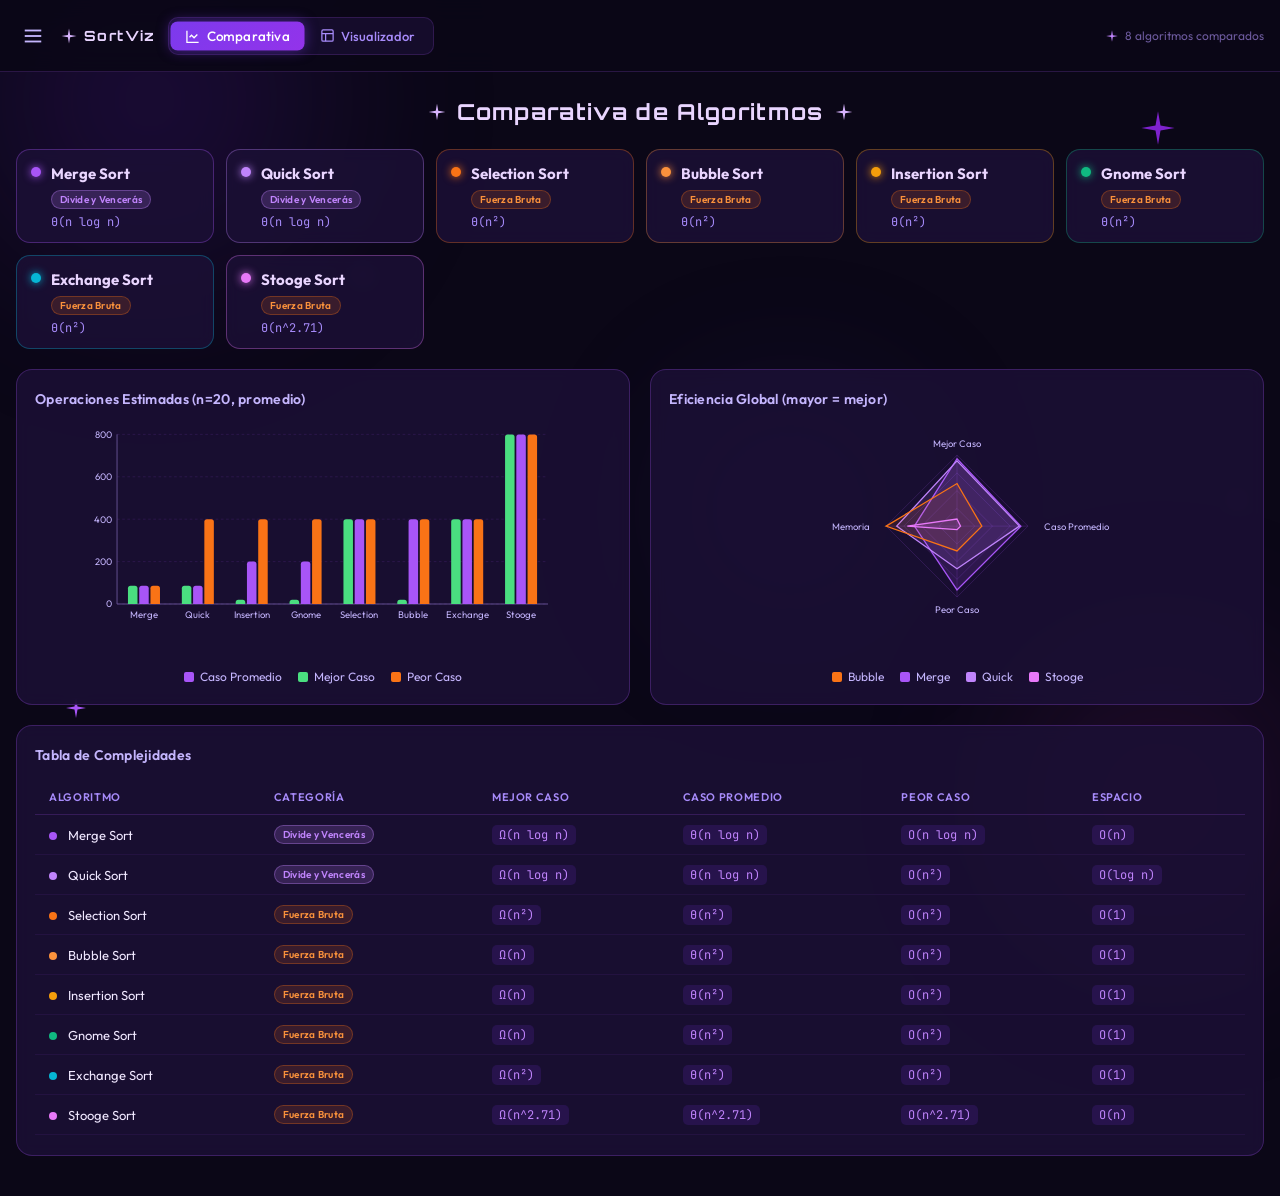
<file: frontend/front.html>
<!DOCTYPE html>
<html lang="es">
<head>
  <meta charset="UTF-8" />
  <meta name="viewport" content="width=device-width, initial-scale=1.0" />
  <title>SortViz - Algoritmos de Ordenamiento</title>
  <link rel="stylesheet" href="styles.css" />
</head>
<body>
  <div class="app-root">
    <!-- Decoraciones de fondo -->
    <div class="bg-decoration bg-dec-1"></div>
    <div class="bg-decoration bg-dec-2"></div>
    <div class="bg-decoration bg-dec-3"></div>

    <svg width="40" height="40" viewBox="0 0 24 24" fill="none" class="deco-sparkle deco-s1 text-purple-700">
      <path d="M12 2L13.5 10.5L22 12L13.5 13.5L12 22L10.5 13.5L2 12L10.5 10.5L12 2Z" fill="currentColor" />
    </svg>
    <svg width="24" height="24" viewBox="0 0 24 24" fill="none" class="deco-sparkle deco-s2 text-purple-500">
      <path d="M12 2L13.5 10.5L22 12L13.5 13.5L12 22L10.5 13.5L2 12L10.5 10.5L12 2Z" fill="currentColor" />
    </svg>
    <svg width="10" height="10" viewBox="0 0 10 10" fill="none" class="deco-sparkle deco-s3 text-fuchsia-500">
      <path d="M5 0L5.8 4.2L10 5L5.8 5.8L5 10L4.2 5.8L0 5L4.2 4.2L5 0Z" fill="currentColor" />
    </svg>
    <svg width="10" height="10" viewBox="0 0 10 10" fill="none" class="deco-sparkle deco-s4 text-violet-400">
      <path d="M5 0L5.8 4.2L10 5L5.8 5.8L5 10L4.2 5.8L0 5L4.2 4.2L5 0Z" fill="currentColor" />
    </svg>

    <!-- Menú Lateral (Sidebar) -->
    <div id="sidebar-backdrop" class="sidebar-backdrop hidden" onclick="toggleSidebar(false)"></div>
    <aside id="sidebar" class="sidebar sidebar-closed">
      <div class="sidebar-logo">
        <div class="sidebar-logo-icon">
          <svg width="22" height="22" viewBox="0 0 24 24" fill="none" class="text-purple-200">
            <path d="M12 2L13.5 10.5L22 12L13.5 13.5L12 22L10.5 13.5L2 12L10.5 10.5L12 2Z" fill="currentColor" />
          </svg>
        </div>
        <div>
          <div class="sidebar-logo-title">SortViz</div>
          <div class="sidebar-logo-sub">Algoritmos de Ordenamiento</div>
        </div>
        <button class="sidebar-close-btn" onclick="toggleSidebar(false)">
          <svg width="18" height="18" viewBox="0 0 24 24" fill="none" stroke="currentColor" stroke-width="2">
            <path d="M18 6 6 18M6 6l12 12" />
          </svg>
        </button>
      </div>

      <nav class="sidebar-nav" id="sidebar-nav"></nav>

      <div class="sidebar-footer">
        <svg width="10" height="10" viewBox="0 0 10 10" fill="none" class="text-purple-400">
          <path d="M5 0L5.8 4.2L10 5L5.8 5.8L5 10L4.2 5.8L0 5L4.2 4.2L5 0Z" fill="currentColor" />
        </svg>
        <span>SortViz v1.0</span>
        <svg width="10" height="10" viewBox="0 0 10 10" fill="none" class="text-purple-400">
          <path d="M5 0L5.8 4.2L10 5L5.8 5.8L5 10L4.2 5.8L0 5L4.2 4.2L5 0Z" fill="currentColor" />
        </svg>
      </div>
    </aside>

    <!-- Contenedor Principal -->
    <div class="main-wrapper">
      <!-- Barra Superior (TopBar) -->
      <header class="topbar">
        <div class="topbar-left">
          <button class="menu-btn" onclick="toggleSidebar()">
            <svg width="22" height="22" viewBox="0 0 24 24" fill="none" stroke="currentColor" stroke-width="2">
              <line x1="3" y1="6" x2="21" y2="6" />
              <line x1="3" y1="12" x2="21" y2="12" />
              <line x1="3" y1="18" x2="21" y2="18" />
            </svg>
          </button>
          <div class="topbar-logo">
            <svg width="18" height="18" viewBox="0 0 24 24" fill="none" class="text-purple-300">
              <path d="M12 2L13.5 10.5L22 12L13.5 13.5L12 22L10.5 13.5L2 12L10.5 10.5L12 2Z" fill="currentColor" />
            </svg>
            <span>SortViz</span>
          </div>
        </div>

        <div class="topbar-tabs">
          <button id="tab-dashboard" class="topbar-tab topbar-tab-active" onclick="switchView('dashboard')">
            <svg width="15" height="15" viewBox="0 0 24 24" fill="none" stroke="currentColor" stroke-width="2">
              <path d="M3 3v18h18" />
              <path d="m19 9-5 5-4-4-3 3" />
            </svg>
            Comparativa
          </button>
          <button id="tab-visualizer" class="topbar-tab" onclick="switchView('visualizer')">
            <svg width="15" height="15" viewBox="0 0 24 24" fill="none" stroke="currentColor" stroke-width="2">
              <rect x="3" y="3" width="18" height="18" rx="2" />
              <path d="M3 9h18M9 21V9" />
            </svg>
            Visualizador
          </button>
        </div>

        <div id="topbar-right-dashboard" class="topbar-right topbar-right-info">
          <svg width="14" height="14" viewBox="0 0 24 24" fill="none" class="text-purple-400">
            <path d="M12 2L13.5 10.5L22 12L13.5 13.5L12 22L10.5 13.5L2 12L10.5 10.5L12 2Z" fill="currentColor" />
          </svg>
          <span>8 algoritmos comparados</span>
        </div>

        <div id="topbar-right-visualizer" class="topbar-right hidden">
          <div id="algo-quickselect" class="algo-quickselect"></div>
        </div>
      </header>

      <!-- Contenido Principal -->
      <main class="main-content">
        <!-- VISTA INICIAL: DASHBOARD (Comparativa de Algoritmos) -->
        <div id="view-dashboard" class="dashboard-grid">
          <div class="dashboard-header">
            <svg width="20" height="20" viewBox="0 0 24 24" fill="none" class="text-purple-300">
              <path d="M12 2L13.5 10.5L22 12L13.5 13.5L12 22L10.5 13.5L2 12L10.5 10.5L12 2Z" fill="currentColor" />
            </svg>
            <h2 class="dashboard-title">Comparativa de Algoritmos</h2>
            <svg width="20" height="20" viewBox="0 0 24 24" fill="none" class="text-purple-300">
              <path d="M12 2L13.5 10.5L22 12L13.5 13.5L12 22L10.5 13.5L2 12L10.5 10.5L12 2Z" fill="currentColor" />
            </svg>
          </div>

          <!-- Tarjetas de Algoritmos -->
          <div id="algo-cards-grid" class="algo-cards-grid"></div>

          <!-- Gráfico de Barras -->
          <div class="chart-card">
            <h3 class="chart-title">Operaciones Estimadas (n=20, promedio)</h3>
            <div class="chart-container" id="bar-chart-container"></div>
          </div>

          <!-- Gráfico de Radar -->
          <div class="chart-card">
            <h3 class="chart-title">Eficiencia Global (mayor = mejor)</h3>
            <div class="chart-container" id="radar-chart-container"></div>
          </div>

          <!-- Tabla de Complejidades -->
          <div class="chart-card complexity-table-card">
            <h3 class="chart-title">Tabla de Complejidades</h3>
            <div class="table-wrapper">
              <table class="complexity-table">
                <thead>
                  <tr>
                    <th>Algoritmo</th>
                    <th>Categoría</th>
                    <th>Mejor Caso</th>
                    <th>Caso Promedio</th>
                    <th>Peor Caso</th>
                    <th>Espacio</th>
                  </tr>
                </thead>
                <tbody id="complexity-table-body"></tbody>
              </table>
            </div>
          </div>
        </div>

        <!-- VISTA SECUNDARIA: VISUALIZADOR INTERACTIVO -->
        <div id="view-visualizer" class="visualizer-layout hidden">
          <div class="info-panel">
            <div class="info-panel-header">
              <span id="viz-info-dot" class="info-dot"></span>
              <div>
                <h2 id="viz-algo-name" class="info-algo-name"></h2>
                <span id="viz-algo-badge"></span>
              </div>
            </div>

            <p id="viz-algo-desc" class="info-description"></p>

            <div class="complexity-grid">
              <div class="complexity-row">
                <span class="complexity-label">Mejor</span>
                <code id="viz-best" class="complexity-value"></code>
              </div>
              <div class="complexity-row">
                <span class="complexity-label">Promedio</span>
                <code id="viz-avg" class="complexity-value"></code>
              </div>
              <div class="complexity-row">
                <span class="complexity-label">Peor</span>
                <code id="viz-worst" class="complexity-value"></code>
              </div>
              <div class="complexity-row">
                <span class="complexity-label">Espacio</span>
                <code id="viz-space" class="complexity-value"></code>
              </div>
            </div>

            <div id="viz-stooge-warning" class="stooge-warning hidden">
              <svg width="10" height="10" viewBox="0 0 10 10" fill="none" class="text-yellow-400">
                <path d="M5 0L5.8 4.2L10 5L5.8 5.8L5 10L4.2 5.8L0 5L4.2 4.2L5 0Z" fill="currentColor" />
              </svg>
              <span id="viz-stooge-text"></span>
            </div>

            <div class="step-counter">
              <span>Paso</span>
              <span id="viz-step-current" class="step-number">0</span>
              <span>de</span>
              <span id="viz-step-total" class="step-number">0</span>
            </div>

            <div class="progress-track">
              <div id="viz-progress-fill" class="progress-fill" style="width: 0%"></div>
            </div>

            <div class="legend">
              <div class="legend-item">
                <span class="legend-dot" style="background: #06b6d4"></span>
                <span>Comparando</span>
              </div>
              <div class="legend-item">
                <span class="legend-dot" style="background: #f97316"></span>
                <span>Intercambiando</span>
              </div>
              <div class="legend-item">
                <span class="legend-dot" style="background: #4ade80"></span>
                <span>Ordenado</span>
              </div>
              <div class="legend-item">
                <span id="viz-legend-normal" class="legend-dot"></span>
                <span>Normal</span>
              </div>
            </div>
          </div>

          <div class="viz-area">
            <div id="viz-done-badge" class="done-badge hidden">
              <svg width="16" height="16" viewBox="0 0 24 24" fill="none">
                <path d="M12 2L13.5 10.5L22 12L13.5 13.5L12 22L10.5 13.5L2 12L10.5 10.5L12 2Z" fill="currentColor" />
              </svg>
              ¡Ordenamiento completado!
              <svg width="16" height="16" viewBox="0 0 24 24" fill="none">
                <path d="M12 2L13.5 10.5L22 12L13.5 13.5L12 22L10.5 13.5L2 12L10.5 10.5L12 2Z" fill="currentColor" />
              </svg>
            </div>

            <div id="bars-container" class="bars-container"></div>

            <div class="controls-panel">
              <div class="controls-row">
                <button class="btn btn-primary" onclick="handleGenerate()">
                  <svg width="16" height="16" viewBox="0 0 24 24" fill="none" stroke="currentColor" stroke-width="2">
                    <path d="M3 12a9 9 0 0 1 9-9 9.75 9.75 0 0 1 6.74 2.74L21 8" />
                    <path d="M21 3v5h-5" />
                    <path d="M21 12a9 9 0 0 1-9 9 9.75 9.75 0 0 1-6.74-2.74L3 16" />
                    <path d="M8 16H3v5" />
                  </svg>
                  Generar
                </button>

                <button id="btn-step-back" class="btn btn-ghost" onclick="handleStepBack()" disabled>
                  <svg width="16" height="16" viewBox="0 0 24 24" fill="none" stroke="currentColor" stroke-width="2">
                    <path d="m15 18-6-6 6-6" />
                  </svg>
                </button>

                <button id="btn-play-pause" class="btn btn-play" onclick="handlePlayPause()">
                  <svg width="18" height="18" viewBox="0 0 24 24" fill="currentColor">
                    <polygon points="5,3 19,12 5,21" />
                  </svg>
                  Iniciar
                </button>

                <button id="btn-step-forward" class="btn btn-ghost" onclick="handleStepForward()" disabled>
                  <svg width="16" height="16" viewBox="0 0 24 24" fill="none" stroke="currentColor" stroke-width="2">
                    <path d="m9 18 6-6-6-6" />
                  </svg>
                </button>

                <button id="btn-reset" class="btn btn-ghost" onclick="handleReset()" disabled>
                  <svg width="16" height="16" viewBox="0 0 24 24" fill="none" stroke="currentColor" stroke-width="2">
                    <path d="M3 12a9 9 0 0 1 9-9 9.75 9.75 0 0 1 6.74 2.74L21 8" />
                    <path d="M21 3v5h-5" />
                  </svg>
                  Reiniciar
                </button>
              </div>

              <div class="controls-sliders">
                <div class="slider-group">
                  <label class="slider-label">
                    <svg width="14" height="14" viewBox="0 0 24 24" fill="none" stroke="currentColor" stroke-width="2">
                      <polygon points="13 2 3 14 12 14 11 22 21 10 12 10 13 2" />
                    </svg>
                    Velocidad
                  </label>
                  <input id="slider-speed" type="range" min="10" max="500" value="430" class="slider" oninput="handleSpeedChange(this.value)" />
                  <span id="slider-speed-label" class="slider-value">Normal</span>
                </div>

                <div class="slider-group">
                  <label class="slider-label">
                    <svg width="14" height="14" viewBox="0 0 24 24" fill="none" stroke="currentColor" stroke-width="2">
                      <rect x="3" y="3" width="7" height="7" />
                      <rect x="14" y="3" width="7" height="7" />
                      <rect x="14" y="14" width="7" height="7" />
                      <rect x="3" y="14" width="7" height="7" />
                    </svg>
                    <span id="slider-size-label">Tamaño: 30</span>
                  </label>
                  <input id="slider-size" type="range" min="5" max="35" value="30" class="slider" oninput="handleSizeChange(this.value)" />
                </div>
              </div>
            </div>
          </div>
        </div>
      </main>
    </div>
  </div>

  <!-- Tooltip Flotante para Gráficas -->
  <div id="chart-tooltip" class="chart-tooltip hidden"></div>

  <script>
    const ALGORITHMS = [
      {
        id: "merge",
        name: "Merge Sort",
        nameShort: "Merge",
        category: "divide-conquer",
        bestCase: "Ω(n log n)",
        avgCase: "Θ(n log n)",
        worstCase: "O(n log n)",
        space: "O(n)",
        description: "Divide el arreglo a la mitad recursivamente y combina las mitades ordenadas.",
        color: "#a855f7"
      },
      {
        id: "quick",
        name: "Quick Sort",
        nameShort: "Quick",
        category: "divide-conquer",
        bestCase: "Ω(n log n)",
        avgCase: "Θ(n log n)",
        worstCase: "O(n²)",
        space: "O(log n)",
        description: "Elige un pivote, particiona el arreglo y ordena las particiones recursivamente.",
        color: "#c084fc"
      },
      {
        id: "selection",
        name: "Selection Sort",
        nameShort: "Selection",
        category: "brute-force",
        bestCase: "Ω(n²)",
        avgCase: "Θ(n²)",
        worstCase: "O(n²)",
        space: "O(1)",
        description: "Busca el mínimo en la parte no ordenada y lo coloca en su posición correcta.",
        color: "#f97316"
      },
      {
        id: "bubble",
        name: "Bubble Sort",
        nameShort: "Bubble",
        category: "brute-force",
        bestCase: "Ω(n)",
        avgCase: "Θ(n²)",
        worstCase: "O(n²)",
        space: "O(1)",
        description: "Compara pares adyacentes repetidamente e intercambia si están en orden incorrecto.",
        color: "#fb923c"
      },
      {
        id: "insertion",
        name: "Insertion Sort",
        nameShort: "Insertion",
        category: "brute-force",
        bestCase: "Ω(n)",
        avgCase: "Θ(n²)",
        worstCase: "O(n²)",
        space: "O(1)",
        description: "Construye la parte ordenada insertando cada elemento en su posición correcta.",
        color: "#f59e0b"
      },
      {
        id: "gnome",
        name: "Gnome Sort",
        nameShort: "Gnome",
        category: "brute-force",
        bestCase: "Ω(n)",
        avgCase: "Θ(n²)",
        worstCase: "O(n²)",
        space: "O(1)",
        description: "Similar a Insertion Sort pero mueve elementos hacia atrás usando intercambios.",
        color: "#10b981"
      },
      {
        id: "exchange",
        name: "Exchange Sort",
        nameShort: "Exchange",
        category: "brute-force",
        bestCase: "Ω(n²)",
        avgCase: "Θ(n²)",
        worstCase: "O(n²)",
        space: "O(1)",
        description: "Compara cada elemento con todos los siguientes e intercambia si es necesario.",
        color: "#06b6d4"
      },
      {
        id: "stooge",
        name: "Stooge Sort",
        nameShort: "Stooge",
        category: "brute-force",
        bestCase: "Ω(n^2.71)",
        avgCase: "Θ(n^2.71)",
        worstCase: "O(n^2.71)",
        space: "O(n)",
        description: "Algoritmo recursivo muy ineficiente que ordena solapando tres partes del arreglo.",
        color: "#e879f9",
        maxSize: 12
      }
    ];

    const COMPLEXITY_CHART_DATA = [
      { name: "Merge", best: 86, avg: 86, worst: 86 },
      { name: "Quick", best: 86, avg: 86, worst: 400 },
      { name: "Insertion", best: 20, avg: 200, worst: 400 },
      { name: "Gnome", best: 20, avg: 200, worst: 400 },
      { name: "Selection", best: 400, avg: 400, worst: 400 },
      { name: "Bubble", best: 20, avg: 400, worst: 400 },
      { name: "Exchange", best: 400, avg: 400, worst: 400 },
      { name: "Stooge", best: 800, avg: 800, worst: 800 }
    ];

    const RADAR_DATA = [
      { subject: "Mejor Caso", Merge: 95, Quick: 92, Bubble: 60, Stooge: 10 },
      { subject: "Caso Promedio", Merge: 90, Quick: 88, Bubble: 35, Stooge: 5 },
      { subject: "Peor Caso", Merge: 90, Quick: 60, Bubble: 35, Stooge: 5 },
      { subject: "Memoria", Merge: 60, Quick: 85, Bubble: 100, Stooge: 70 }
    ];

    let activeView = "dashboard";
    let selectedAlgoId = "bubble";
    let arraySize = 30;
    let speed = 80;
    let steps = [];
    let stepIdx = 0;
    let isPlaying = false;
    let intervalId = null;
    let currentArray = [];

    function badgeHTML(category) {
      return category === "divide-conquer"
        ? '<span class="badge-dv">Divide y Vencerás</span>'
        : '<span class="badge-fb">Fuerza Bruta</span>';
    }

    function renderDashboard() {
      // Tarjetas
      const cardsGrid = document.getElementById("algo-cards-grid");
      cardsGrid.innerHTML = ALGORITHMS.map(algo => `
        <div class="algo-card" style="border-color: ${algo.color}55" onclick="selectAlgoAndOpenVisualizer('${algo.id}')">
          <div class="algo-card-dot" style="background: ${algo.color}; color: ${algo.color}"></div>
          <div>
            <div class="algo-card-name">${algo.name}</div>
            ${badgeHTML(algo.category)}
            <div class="algo-card-complexity">${algo.avgCase}</div>
          </div>
        </div>
      `).join("");

      // Tabla
      const tbody = document.getElementById("complexity-table-body");
      tbody.innerHTML = ALGORITHMS.map(algo => `
        <tr onclick="selectAlgoAndOpenVisualizer('${algo.id}')" style="cursor: pointer;">
          <td>
            <span class="table-algo-dot" style="background: ${algo.color}"></span>
            ${algo.name}
          </td>
          <td>${badgeHTML(algo.category)}</td>
          <td><code>${algo.bestCase}</code></td>
          <td><code>${algo.avgCase}</code></td>
          <td><code>${algo.worstCase}</code></td>
          <td><code>${algo.space}</code></td>
        </tr>
      `).join("");

      renderBarChart();
      renderRadarChart();
    }

    function renderBarChart() {
      const container = document.getElementById("bar-chart-container");
      const width = 560, height = 260;
      const padLeft = 42, padRight = 20, padTop = 12, padBottom = 52;
      const plotW = width - padLeft - padRight;
      const plotH = height - padTop - padBottom;
      const maxVal = 800;
      const yTicks = [0, 200, 400, 600, 800];
      const groupW = plotW / COMPLEXITY_CHART_DATA.length;
      const barW = 11;

      let svg = `<svg viewBox="0 0 ${width} ${height}" class="recharts-svg">`;

      // Grid lines & Y axis
      yTicks.forEach(t => {
        const y = padTop + plotH - (t / maxVal) * plotH;
        svg += `<line x1="${padLeft}" y1="${y}" x2="${width - padRight}" y2="${y}" stroke="rgba(168,85,247,0.15)" stroke-dasharray="3 3" />`;
        svg += `<text x="${padLeft - 6}" y="${y + 4}" text-anchor="end" fill="#c4b5fd" font-size="11" font-family="Outfit">${t}</text>`;
      });

      // Axes lines
      svg += `<line x1="${padLeft}" y1="${padTop}" x2="${padLeft}" y2="${padTop + plotH}" stroke="#6d5a9e" />`;
      svg += `<line x1="${padLeft}" y1="${padTop + plotH}" x2="${width - padRight}" y2="${padTop + plotH}" stroke="#6d5a9e" />`;

      // Bars
      COMPLEXITY_CHART_DATA.forEach((d, i) => {
        const gx = padLeft + i * groupW;
        const center = gx + groupW / 2;
        const startX = center - (barW * 3 + 4) / 2;

        const bars = [
          { key: "best", val: d.best, color: "#4ade80" },
          { key: "avg", val: d.avg, color: "#a855f7" },
          { key: "worst", val: d.worst, color: "#f97316" }
        ];

        svg += `<g class="bar-group" onmousemove="showBarTooltip(event, ${i})" onmouseleave="hideTooltip()">`;
        svg += `<rect x="${gx}" y="${padTop}" width="${groupW}" height="${plotH}" fill="transparent" class="bar-hover-bg" />`;

        bars.forEach((b, bi) => {
          const bh = Math.max(2, (b.val / maxVal) * plotH);
          const bx = startX + bi * (barW + 2);
          const by = padTop + plotH - bh;
          svg += `<path d="M${bx},${by + 3} Q${bx},${by} ${bx + 3},${by} L${bx + barW - 3},${by} Q${bx + barW},${by} ${bx + barW},${by + 3} L${bx + barW},${padTop + plotH} L${bx},${padTop + plotH} Z" fill="${b.color}" />`;
        });

        svg += `<text x="${center}" y="${padTop + plotH + 16}" text-anchor="middle" fill="#c4b5fd" font-size="11" font-family="Outfit">${d.name}</text>`;
        svg += `</g>`;
      });

      svg += `</svg>`;
      svg += `
        <div class="chart-legend">
          <span><i style="background:#a855f7"></i>Caso Promedio</span>
          <span><i style="background:#4ade80"></i>Mejor Caso</span>
          <span><i style="background:#f97316"></i>Peor Caso</span>
        </div>
      `;
      container.innerHTML = svg;
    }

    function renderRadarChart() {
      const container = document.getElementById("radar-chart-container");
      const width = 560, height = 260;
      const cx = width / 2, cy = 118, radius = 82;
      const rings = [0.25, 0.5, 0.75, 1];
      // Angles: Top (Mejor Caso), Right (Caso Promedio), Bottom (Peor Caso), Left (Memoria)
      const angles = [-Math.PI / 2, 0, Math.PI / 2, Math.PI];

      let svg = `<svg viewBox="0 0 ${width} ${height}" class="recharts-svg">`;

      // Polar grid polygons
      rings.forEach(r => {
        const pts = angles.map(a => `${cx + Math.cos(a) * radius * r},${cy + Math.sin(a) * radius * r}`).join(" ");
        svg += `<polygon points="${pts}" fill="none" stroke="rgba(168,85,247,0.2)" />`;
      });

      // Axis lines & Labels
      RADAR_DATA.forEach((d, i) => {
        const a = angles[i];
        const x2 = cx + Math.cos(a) * radius;
        const y2 = cy + Math.sin(a) * radius;
        svg += `<line x1="${cx}" y1="${cy}" x2="${x2}" y2="${y2}" stroke="rgba(168,85,247,0.2)" />`;

        const lx = cx + Math.cos(a) * (radius + 18);
        const ly = cy + Math.sin(a) * (radius + 14);
        const anchor = i === 1 ? "start" : i === 3 ? "end" : "middle";
        svg += `<text x="${lx}" y="${ly + 4}" text-anchor="${anchor}" fill="#c4b5fd" font-size="11" font-family="Outfit" style="cursor:pointer" onmousemove="showRadarTooltip(event, ${i})" onmouseleave="hideTooltip()">${d.subject}</text>`;
      });

      const series = [
        { name: "Merge", stroke: "#a855f7", fill: "#a855f7", op: 0.15 },
        { name: "Quick", stroke: "#c084fc", fill: "#c084fc", op: 0.12 },
        { name: "Bubble", stroke: "#f97316", fill: "#f97316", op: 0.1 },
        { name: "Stooge", stroke: "#e879f9", fill: "#e879f9", op: 0.1 }
      ];

      series.forEach(s => {
        const pts = RADAR_DATA.map((d, i) => {
          const val = d[s.name] / 100;
          const a = angles[i];
          return `${cx + Math.cos(a) * radius * val},${cy + Math.sin(a) * radius * val}`;
        }).join(" ");
        svg += `<polygon points="${pts}" stroke="${s.stroke}" stroke-width="1.5" fill="${s.fill}" fill-opacity="${s.op}" />`;
      });

      svg += `</svg>`;
      svg += `
        <div class="chart-legend">
          <span><i style="background:#f97316"></i>Bubble</span>
          <span><i style="background:#a855f7"></i>Merge</span>
          <span><i style="background:#c084fc"></i>Quick</span>
          <span><i style="background:#e879f9"></i>Stooge</span>
        </div>
      `;
      container.innerHTML = svg;
    }

    function showBarTooltip(e, idx) {
      const d = COMPLEXITY_CHART_DATA[idx];
      const tt = document.getElementById("chart-tooltip");
      tt.innerHTML = `
        <div class="tt-title">${d.name}</div>
        <div style="color:#4ade80">Mejor Caso : ${d.best}</div>
        <div style="color:#a855f7">Caso Promedio : ${d.avg}</div>
        <div style="color:#f97316">Peor Caso : ${d.worst}</div>
      `;
      tt.classList.remove("hidden");
      tt.style.left = (e.pageX + 14) + "px";
      tt.style.top = (e.pageY - 20) + "px";
    }

    function showRadarTooltip(e, idx) {
      const d = RADAR_DATA[idx];
      const tt = document.getElementById("chart-tooltip");
      tt.innerHTML = `
        <div class="tt-title">${d.subject}</div>
        <div style="color:#a855f7">Merge : ${d.Merge}</div>
        <div style="color:#c084fc">Quick : ${d.Quick}</div>
        <div style="color:#f97316">Bubble : ${d.Bubble}</div>
        <div style="color:#e879f9">Stooge : ${d.Stooge}</div>
      `;
      tt.classList.remove("hidden");
      tt.style.left = (e.pageX + 14) + "px";
      tt.style.top = (e.pageY - 20) + "px";
    }

    function hideTooltip() {
      document.getElementById("chart-tooltip").classList.add("hidden");
    }

    function renderSidebarAndQuickSelect() {
      const divideConquer = ALGORITHMS.filter(a => a.category === "divide-conquer");
      const bruteForce = ALGORITHMS.filter(a => a.category === "brute-force");

      const nav = document.getElementById("sidebar-nav");
      nav.innerHTML = `
        <button class="nav-item ${activeView === 'dashboard' ? 'nav-item-active' : ''}" onclick="switchView('dashboard'); toggleSidebar(false);">
          <svg width="18" height="18" viewBox="0 0 24 24" fill="none" stroke="currentColor" stroke-width="2">
            <rect x="3" y="3" width="7" height="7" />
            <rect x="14" y="3" width="7" height="7" />
            <rect x="14" y="14" width="7" height="7" />
            <rect x="3" y="14" width="7" height="7" />
          </svg>
          Dashboard
        </button>
        <div class="sidebar-section-label"><span class="badge-dv-sm">Divide y Vencerás</span></div>
        ${divideConquer.map(algo => `
          <button class="nav-item ${activeView === 'visualizer' && selectedAlgoId === algo.id ? 'nav-item-active' : ''}" onclick="selectAlgoAndOpenVisualizer('${algo.id}'); toggleSidebar(false);">
            <span class="nav-dot" style="background:${algo.color}; color:${algo.color}"></span>
            ${algo.name}
            <span class="nav-complexity">${algo.avgCase}</span>
          </button>
        `).join("")}
        <div class="sidebar-section-label"><span class="badge-fb-sm">Fuerza Bruta</span></div>
        ${bruteForce.map(algo => `
          <button class="nav-item ${activeView === 'visualizer' && selectedAlgoId === algo.id ? 'nav-item-active' : ''}" onclick="selectAlgoAndOpenVisualizer('${algo.id}'); toggleSidebar(false);">
            <span class="nav-dot" style="background:${algo.color}; color:${algo.color}"></span>
            ${algo.name}
            <span class="nav-complexity">${algo.avgCase}</span>
          </button>
        `).join("")}
      `;

      const qs = document.getElementById("algo-quickselect");
      qs.innerHTML = ALGORITHMS.map(a => {
        const active = selectedAlgoId === a.id;
        const style = active ? `border-color:${a.color}; background:${a.color}22; color:${a.color};` : "";
        return `<button class="algo-chip ${active ? 'algo-chip-active' : ''}" style="${style}" onclick="selectAlgoAndOpenVisualizer('${a.id}')">${a.nameShort}</button>`;
      }).join("");
    }

    function toggleSidebar(force) {
      const sb = document.getElementById("sidebar");
      const bd = document.getElementById("sidebar-backdrop");
      const isOpen = sb.classList.contains("sidebar-open");
      const next = typeof force === "boolean" ? force : !isOpen;
      sb.classList.toggle("sidebar-open", next);
      sb.classList.toggle("sidebar-closed", !next);
      bd.classList.toggle("hidden", !next);
    }

    function switchView(view) {
      activeView = view;
      document.getElementById("view-dashboard").classList.toggle("hidden", view !== "dashboard");
      document.getElementById("view-visualizer").classList.toggle("hidden", view !== "visualizer");
      document.getElementById("tab-dashboard").classList.toggle("topbar-tab-active", view === "dashboard");
      document.getElementById("tab-visualizer").classList.toggle("topbar-tab-active", view === "visualizer");
      document.getElementById("topbar-right-dashboard").classList.toggle("hidden", view !== "dashboard");
      document.getElementById("topbar-right-visualizer").classList.toggle("hidden", view !== "visualizer");
      renderSidebarAndQuickSelect();
      if (view === "visualizer") updateVisualizerUI();
    }

    function selectAlgoAndOpenVisualizer(id) {
      selectedAlgoId = id;
      stopPlaying();
      steps = [];
      stepIdx = 0;
      const algo = ALGORITHMS.find(a => a.id === selectedAlgoId) || ALGORITHMS[0];
      const maxS = algo.maxSize || 35;
      currentArray = generateRandomArray(Math.min(arraySize, maxS));
      switchView("visualizer");
    }

    function generateRandomArray(n) {
      return Array.from({ length: n }, () => Math.floor(Math.random() * 96) + 4);
    }

    function generateSteps(id, arr) {
      const a = [...arr];
      const n = a.length;
      const s = [];
      const sortedAll = Array.from({ length: n }, (_, i) => i);

      if (id === "bubble") {
        const sorted = [];
        for (let i = 0; i < n - 1; i++) {
          let swapped = false;
          for (let j = 0; j < n - i - 1; j++) {
            s.push({ array: [...a], comparing: [j, j + 1], swapping: [], sorted: [...sorted] });
            if (a[j] > a[j + 1]) {
              [a[j], a[j + 1]] = [a[j + 1], a[j]];
              swapped = true;
              s.push({ array: [...a], comparing: [], swapping: [j, j + 1], sorted: [...sorted] });
            }
          }
          sorted.push(n - 1 - i);
          if (!swapped) break;
        }
      } else if (id === "selection") {
        const sorted = [];
        for (let i = 0; i < n - 1; i++) {
          let minIdx = i;
          for (let j = i + 1; j < n; j++) {
            s.push({ array: [...a], comparing: [minIdx, j], swapping: [], sorted: [...sorted] });
            if (a[j] < a[minIdx]) minIdx = j;
          }
          if (minIdx !== i) {
            [a[i], a[minIdx]] = [a[minIdx], a[i]];
            s.push({ array: [...a], comparing: [], swapping: [i, minIdx], sorted: [...sorted] });
          }
          sorted.push(i);
        }
      } else if (id === "insertion") {
        for (let i = 1; i < n; i++) {
          let j = i;
          while (j > 0) {
            s.push({ array: [...a], comparing: [j - 1, j], swapping: [], sorted: [] });
            if (a[j] < a[j - 1]) {
              [a[j], a[j - 1]] = [a[j - 1], a[j]];
              s.push({ array: [...a], comparing: [], swapping: [j, j - 1], sorted: [] });
              j--;
            } else break;
          }
        }
      } else if (id === "gnome") {
        let idx = 0;
        while (idx < n) {
          if (idx === 0) idx++;
          else {
            s.push({ array: [...a], comparing: [idx - 1, idx], swapping: [], sorted: [] });
            if (a[idx] >= a[idx - 1]) idx++;
            else {
              [a[idx], a[idx - 1]] = [a[idx - 1], a[idx]];
              s.push({ array: [...a], comparing: [], swapping: [idx, idx - 1], sorted: [] });
              idx--;
            }
          }
        }
      } else if (id === "exchange") {
        for (let i = 0; i < n - 1; i++) {
          for (let j = i + 1; j < n; j++) {
            s.push({ array: [...a], comparing: [i, j], swapping: [], sorted: [] });
            if (a[i] > a[j]) {
              [a[i], a[j]] = [a[j], a[i]];
              s.push({ array: [...a], comparing: [], swapping: [i, j], sorted: [] });
            }
          }
        }
      } else if (id === "stooge") {
        function stooge(l, h) {
          if (l >= h) return;
          s.push({ array: [...a], comparing: [l, h], swapping: [], sorted: [] });
          if (a[l] > a[h]) {
            [a[l], a[h]] = [a[h], a[l]];
            s.push({ array: [...a], comparing: [], swapping: [l, h], sorted: [] });
          }
          if (h - l + 1 > 2) {
            const t = Math.floor((h - l + 1) / 3);
            stooge(l, h - t);
            stooge(l + t, h);
            stooge(l, h - t);
          }
        }
        stooge(0, n - 1);
      } else if (id === "merge") {
        function merge(l, m, r) {
          const left = a.slice(l, m + 1);
          const right = a.slice(m + 1, r + 1);
          let i = 0, j = 0, k = l;
          while (i < left.length && j < right.length) {
            s.push({ array: [...a], comparing: [l + i, m + 1 + j], swapping: [], sorted: [] });
            a[k] = left[i] <= right[j] ? left[i++] : right[j++];
            s.push({ array: [...a], comparing: [], swapping: [k], sorted: [] });
            k++;
          }
          while (i < left.length) { a[k++] = left[i++]; s.push({ array: [...a], comparing: [], swapping: [], sorted: [] }); }
          while (j < right.length) { a[k++] = right[j++]; s.push({ array: [...a], comparing: [], swapping: [], sorted: [] }); }
        }
        function ms(l, r) {
          if (l >= r) return;
          const m = Math.floor((l + r) / 2);
          ms(l, m); ms(m + 1, r); merge(l, m, r);
        }
        ms(0, n - 1);
      } else if (id === "quick") {
        function partition(l, r) {
          const pivot = a[r];
          let i = l - 1;
          for (let j = l; j < r; j++) {
            s.push({ array: [...a], comparing: [j, r], swapping: [], sorted: [] });
            if (a[j] <= pivot) {
              i++;
              if (i !== j) {
                [a[i], a[j]] = [a[j], a[i]];
                s.push({ array: [...a], comparing: [], swapping: [i, j], sorted: [] });
              }
            }
          }
          [a[i + 1], a[r]] = [a[r], a[i + 1]];
          s.push({ array: [...a], comparing: [], swapping: [i + 1, r], sorted: [] });
          return i + 1;
        }
        function qs(l, r) {
          if (l < r) {
            const p = partition(l, r);
            qs(l, p - 1); qs(p + 1, r);
          }
        }
        qs(0, n - 1);
      }

      s.push({ array: [...a], comparing: [], swapping: [], sorted: sortedAll });
      return s;
    }

    function updateVisualizerUI() {
      const algo = ALGORITHMS.find(a => a.id === selectedAlgoId) || ALGORITHMS[0];
      const maxS = algo.maxSize || 35;
      const size = Math.min(arraySize, maxS);

      document.getElementById("viz-info-dot").style.background = algo.color;
      document.getElementById("viz-info-dot").style.color = algo.color;
      document.getElementById("viz-algo-name").textContent = algo.name;
      document.getElementById("viz-algo-badge").innerHTML = badgeHTML(algo.category);
      document.getElementById("viz-algo-desc").textContent = algo.description;
      document.getElementById("viz-best").textContent = algo.bestCase;
      document.getElementById("viz-avg").textContent = algo.avgCase;
      document.getElementById("viz-worst").textContent = algo.worstCase;
      document.getElementById("viz-space").textContent = algo.space;
      document.getElementById("viz-legend-normal").style.background = algo.color;

      const warn = document.getElementById("viz-stooge-warning");
      if (algo.maxSize) {
        warn.classList.remove("hidden");
        document.getElementById("viz-stooge-text").textContent = `Limitado a ${algo.maxSize} elementos por complejidad`;
      } else {
        warn.classList.add("hidden");
      }

      const sliderSize = document.getElementById("slider-size");
      sliderSize.max = maxS;
      sliderSize.value = size;
      document.getElementById("slider-size-label").textContent = `Tamaño: ${size}`;

      if (currentArray.length === 0) currentArray = generateRandomArray(size);
      const step = steps[stepIdx] || { array: currentArray, comparing: [], swapping: [], sorted: [] };
      const arr = step.array;
      const maxVal = Math.max(...arr, 1);

      document.getElementById("viz-step-current").textContent = steps.length > 0 ? stepIdx + 1 : 0;
      document.getElementById("viz-step-total").textContent = steps.length;
      const progress = steps.length > 1 ? Math.round((stepIdx / (steps.length - 1)) * 100) : 0;
      const progFill = document.getElementById("viz-progress-fill");
      progFill.style.width = `${progress}%`;
      progFill.style.background = algo.color;

      const isDone = steps.length > 0 && stepIdx === steps.length - 1;
      document.getElementById("viz-done-badge").classList.toggle("hidden", !isDone);

      document.getElementById("btn-step-back").disabled = stepIdx === 0 || steps.length === 0;
      document.getElementById("btn-step-forward").disabled = stepIdx >= steps.length - 1 || steps.length === 0;
      document.getElementById("btn-reset").disabled = stepIdx === 0;

      const playBtn = document.getElementById("btn-play-pause");
      playBtn.className = `btn ${isPlaying ? 'btn-pause' : 'btn-play'}`;
      playBtn.innerHTML = isPlaying
        ? `<svg width="18" height="18" viewBox="0 0 24 24" fill="currentColor"><rect x="6" y="4" width="4" height="16"/><rect x="14" y="4" width="4" height="16"/></svg> Pausar`
        : `<svg width="18" height="18" viewBox="0 0 24 24" fill="currentColor"><polygon points="5,3 19,12 5,21"/></svg> Iniciar`;

      const barsContainer = document.getElementById("bars-container");
      barsContainer.innerHTML = arr.map((val, idx) => {
        const h = Math.max(4, (val / maxVal) * 94);
        let cls = "sort-bar";
        if (step.sorted.includes(idx)) cls += " bar-sorted";
        else if (step.swapping.includes(idx)) cls += " bar-swapping";
        else if (step.comparing.includes(idx)) cls += " bar-comparing";
        return `<div class="bar-wrapper" title="${val}"><div class="${cls}" style="height:${h}%"></div></div>`;
      }).join("");
    }

    function handleGenerate() {
      stopPlaying();
      const algo = ALGORITHMS.find(a => a.id === selectedAlgoId) || ALGORITHMS[0];
      const size = Math.min(arraySize, algo.maxSize || 35);
      currentArray = generateRandomArray(size);
      steps = generateSteps(selectedAlgoId, currentArray);
      stepIdx = 0;
      updateVisualizerUI();
    }

    function startPlaying() {
      isPlaying = true;
      updateVisualizerUI();
      intervalId = setInterval(() => {
        if (stepIdx >= steps.length - 1) {
          stopPlaying();
        } else {
          stepIdx++;
          updateVisualizerUI();
        }
      }, speed);
    }

    function stopPlaying() {
      isPlaying = false;
      if (intervalId) clearInterval(intervalId);
      intervalId = null;
      updateVisualizerUI();
    }

    function handlePlayPause() {
      if (steps.length === 0) {
        handleGenerate();
        startPlaying();
        return;
      }
      if (stepIdx >= steps.length - 1) stepIdx = 0;
      if (isPlaying) stopPlaying();
      else startPlaying();
    }

    function handleStepForward() {
      if (stepIdx < steps.length - 1) {
        stepIdx++;
        updateVisualizerUI();
      }
    }

    function handleStepBack() {
      if (stepIdx > 0) {
        stepIdx--;
        updateVisualizerUI();
      }
    }

    function handleReset() {
      stopPlaying();
      stepIdx = 0;
      updateVisualizerUI();
    }

    function handleSpeedChange(val) {
      speed = 510 - Number(val);
      document.getElementById("slider-speed-label").textContent =
        speed < 50 ? "⚡ Rápido" : speed < 150 ? "Normal" : "🐢 Lento";
      if (isPlaying) {
        stopPlaying();
        startPlaying();
      }
    }

    function handleSizeChange(val) {
      arraySize = Number(val);
      handleGenerate();
    }

    // Inicializar aplicación en pantalla de inicio (Comparativa)
    window.addEventListener("DOMContentLoaded", () => {
      renderDashboard();
      renderSidebarAndQuickSelect();
    });
  </script>
</body>
</html>
</file>
<file: frontend/styles.css>
@import url('https://fonts.googleapis.com/css2?family=Orbitron:wght@400;600;700;900&display=swap');
@import url('https://fonts.googleapis.com/css2?family=Outfit:wght@300;400;500;600;700&display=swap');
@import url('https://fonts.googleapis.com/css2?family=JetBrains+Mono:wght@400;500;600&display=swap');

/* Variables de Diseño */
:root {
  --bg: #0b0717;
  --bg-2: #130d24;
  --surface: #1c1035;
  --surface-2: #241540;
  --surface-3: #2e1d52;
  --card: rgba(28, 16, 53, 0.85);
  --card-border: rgba(168, 85, 247, 0.25);
  --card-border-hover: rgba(168, 85, 247, 0.55);

  --purple-vivid: #9333ea;
  --purple-bright: #a855f7;
  --purple-light: #c084fc;
  --purple-pale: #e9d5ff;
  --purple-mid: #7c3aed;
  --purple-deep: #4c1d95;
  --fuchsia: #e879f9;
  --lavender: #c4b5fd;

  --cyan: #06b6d4;
  --orange: #f97316;
  --green: #4ade80;
  --yellow: #fbbf24;

  --text: #f0e8ff;
  --text-muted: #a78bfa;
  --text-dim: #6d5a9e;

  --bar-normal-start: #c084fc;
  --bar-normal-end: #7c3aed;
  --bar-compare: #06b6d4;
  --bar-swap: #f97316;
  --bar-sorted: #4ade80;

  --sidebar-width: 260px;
  --topbar-height: 72px;

  --font-display: 'Orbitron', sans-serif;
  --font-body: 'Outfit', sans-serif;
  --font-mono: 'JetBrains Mono', monospace;
}

/* Base */
*, *::before, *::after {
  box-sizing: border-box;
  margin: 0;
  padding: 0;
}

html {
  scroll-behavior: smooth;
}

body {
  font-family: var(--font-body);
  background: var(--bg);
  color: var(--text);
  min-height: 100vh;
  overflow-x: hidden;
  -webkit-font-smoothing: antialiased;
}

.hidden {
  display: none !important;
}

/* Utilidades de color para iconos */
.text-purple-200 { color: #e9d5ff; }
.text-purple-300 { color: #d8b4fe; }
.text-purple-400 { color: #c084fc; }
.text-purple-500 { color: #a855f7; }
.text-purple-700 { color: #7e22ce; }
.text-fuchsia-500 { color: #d946ef; }
.text-violet-400 { color: #a78bfa; }
.text-yellow-400 { color: #facc15; }

::-webkit-scrollbar { width: 6px; height: 6px; }
::-webkit-scrollbar-track { background: var(--bg); }
::-webkit-scrollbar-thumb { background: var(--surface-3); border-radius: 99px; }
::-webkit-scrollbar-thumb:hover { background: var(--purple-mid); }

/* Estructura Principal */
.app-root {
  position: relative;
  min-height: 100vh;
  overflow: hidden;
}

.bg-decoration {
  position: fixed;
  border-radius: 50%;
  pointer-events: none;
  z-index: 0;
  filter: blur(80px);
  opacity: 0.35;
}

.bg-dec-1 {
  width: 500px; height: 500px;
  top: -150px; left: -100px;
  background: radial-gradient(circle, #4c1d95 0%, transparent 70%);
  animation: orb-float 18s ease-in-out infinite;
}

.bg-dec-2 {
  width: 400px; height: 400px;
  bottom: -100px; right: -80px;
  background: radial-gradient(circle, #701a75 0%, transparent 70%);
  animation: orb-float 22s ease-in-out infinite reverse;
}

.bg-dec-3 {
  width: 300px; height: 300px;
  top: 40%; left: 50%;
  background: radial-gradient(circle, #312e81 0%, transparent 70%);
  animation: orb-float 28s ease-in-out infinite;
}

@keyframes orb-float {
  0%, 100% { transform: translate(0, 0) scale(1); }
  33% { transform: translate(30px, -40px) scale(1.08); }
  66% { transform: translate(-20px, 20px) scale(0.95); }
}

.deco-sparkle {
  position: fixed;
  pointer-events: none;
  z-index: 1;
  animation: sparkle-pulse 4s ease-in-out infinite;
}

.deco-s1 { top: 12%; right: 8%; animation-delay: 0s; }
.deco-s2 { bottom: 20%; left: 5%; animation-delay: 1.2s; }
.deco-s3 { top: 55%; right: 3%; animation-delay: 2.1s; }
.deco-s4 { top: 30%; left: 28%; animation-delay: 0.7s; }

@keyframes sparkle-pulse {
  0%, 100% { opacity: 0.3; transform: scale(1) rotate(0deg); }
  50% { opacity: 0.8; transform: scale(1.3) rotate(20deg); }
}

.main-wrapper {
  position: relative;
  z-index: 2;
  min-height: 100vh;
  display: flex;
  flex-direction: column;
}

/* Menú Lateral (Sidebar) */
.sidebar-backdrop {
  position: fixed;
  inset: 0;
  background: rgba(0, 0, 0, 0.6);
  backdrop-filter: blur(4px);
  z-index: 40;
}

.sidebar {
  position: fixed;
  top: 0;
  left: 0;
  height: 100vh;
  width: var(--sidebar-width);
  background: linear-gradient(180deg, #1a0d33 0%, #130d24 100%);
  border-right: 1px solid rgba(168, 85, 247, 0.2);
  display: flex;
  flex-direction: column;
  z-index: 50;
  transition: transform 0.3s cubic-bezier(0.4, 0, 0.2, 1);
  overflow-y: auto;
  overflow-x: hidden;
}

.sidebar-open { transform: translateX(0); }
.sidebar-closed { transform: translateX(-100%); }

.sidebar-logo {
  display: flex;
  align-items: center;
  gap: 10px;
  padding: 20px 16px 16px;
  border-bottom: 1px solid rgba(168, 85, 247, 0.15);
}

.sidebar-logo-icon {
  width: 38px; height: 38px;
  border-radius: 10px;
  background: linear-gradient(135deg, #4c1d95, #7c3aed);
  display: flex; align-items: center; justify-content: center;
  box-shadow: 0 0 16px rgba(168, 85, 247, 0.5);
  flex-shrink: 0;
}

.sidebar-logo-title {
  font-family: var(--font-display);
  font-size: 16px;
  font-weight: 700;
  color: #e9d5ff;
  letter-spacing: 0.08em;
}

.sidebar-logo-sub {
  font-size: 10px;
  color: var(--text-muted);
  line-height: 1.3;
}

.sidebar-close-btn {
  margin-left: auto;
  padding: 6px;
  border-radius: 8px;
  background: transparent;
  border: none;
  color: var(--text-muted);
  cursor: pointer;
  transition: all 0.2s;
  flex-shrink: 0;
}

.sidebar-close-btn:hover {
  background: rgba(168, 85, 247, 0.15);
  color: var(--purple-pale);
}

.sidebar-nav {
  flex: 1;
  padding: 12px 10px;
  display: flex;
  flex-direction: column;
  gap: 2px;
}

.sidebar-section-label {
  padding: 14px 8px 6px;
}

.nav-item {
  display: flex;
  align-items: center;
  gap: 10px;
  padding: 10px 12px;
  border-radius: 10px;
  background: transparent;
  border: none;
  color: var(--text-muted);
  font-family: var(--font-body);
  font-size: 13.5px;
  font-weight: 500;
  cursor: pointer;
  transition: all 0.2s;
  text-align: left;
  width: 100%;
}

.nav-item:hover {
  background: rgba(168, 85, 247, 0.12);
  color: var(--purple-pale);
}

.nav-item-active {
  background: linear-gradient(135deg, rgba(124, 58, 237, 0.25), rgba(168, 85, 247, 0.15));
  color: #e9d5ff;
  border: 1px solid rgba(168, 85, 247, 0.35);
}

.nav-dot {
  width: 8px; height: 8px;
  border-radius: 50%;
  flex-shrink: 0;
  box-shadow: 0 0 6px currentColor;
}

.nav-complexity {
  margin-left: auto;
  font-family: var(--font-mono);
  font-size: 10px;
  color: var(--text-dim);
  opacity: 0.7;
}

.sidebar-footer {
  display: flex;
  align-items: center;
  gap: 6px;
  padding: 16px;
  border-top: 1px solid rgba(168, 85, 247, 0.12);
  font-size: 11px;
  color: var(--text-dim);
  font-family: var(--font-mono);
}

/* Barra Superior (Topbar) */
.topbar {
  height: var(--topbar-height);
  background: rgba(11, 7, 23, 0.9);
  backdrop-filter: blur(12px);
  border-bottom: 1px solid rgba(168, 85, 247, 0.2);
  display: flex;
  align-items: center;
  gap: 12px;
  padding: 0 16px;
  position: sticky;
  top: 0;
  z-index: 30;
}

.topbar-left {
  display: flex;
  align-items: center;
  gap: 10px;
  flex-shrink: 0;
}

.menu-btn {
  background: transparent;
  border: none;
  color: var(--lavender);
  cursor: pointer;
  padding: 6px;
  border-radius: 8px;
  transition: all 0.2s, transform 0.18s ease;
  display: flex; align-items: center;
}

.menu-btn:hover {
  background: rgba(168, 85, 247, 0.15);
  color: #e9d5ff;
}

.topbar-logo {
  font-family: var(--font-display);
  font-size: 14px;
  font-weight: 700;
  color: var(--purple-pale);
  letter-spacing: 0.1em;
  display: flex; align-items: center; gap: 6px;
}

.topbar-tabs {
  display: flex;
  gap: 4px;
  background: rgba(28, 16, 53, 0.7);
  border-radius: 10px;
  padding: 4px;
  border: 1px solid rgba(168, 85, 247, 0.18);
}

.topbar-tab {
  display: flex; align-items: center; gap: 6px;
  padding: 6px 14px;
  border-radius: 7px;
  background: transparent;
  border: none;
  color: var(--text-muted);
  font-family: var(--font-body);
  font-size: 13px;
  font-weight: 500;
  cursor: pointer;
  transition: all 0.2s, transform 0.18s ease;
}

.topbar-tab:hover { color: var(--purple-pale); }

.topbar-tab-active {
  background: linear-gradient(135deg, #7c3aed, #9333ea);
  color: #fff;
  box-shadow: 0 0 12px rgba(124, 58, 237, 0.5);
  transform: scale(1.04);
}

.menu-btn:active,
.topbar-tab:active {
  transform: scale(1.08);
}

.topbar-right {
  margin-left: auto;
  display: flex;
  align-items: center;
  gap: 6px;
}

.topbar-right-info {
  font-size: 12px;
  color: var(--text-dim);
}

.algo-quickselect {
  display: flex;
  gap: 5px;
  flex-wrap: wrap;
  max-width: 520px;
}

.algo-chip {
  padding: 4px 10px;
  border-radius: 20px;
  border: 1px solid rgba(168, 85, 247, 0.25);
  background: rgba(28, 16, 53, 0.5);
  color: var(--text-muted);
  font-size: 11px;
  font-weight: 600;
  cursor: pointer;
  transition: all 0.18s;
  font-family: var(--font-body);
}

.algo-chip:hover {
  border-color: rgba(168, 85, 247, 0.6);
  color: var(--purple-pale);
  background: rgba(124, 58, 237, 0.15);
}

.algo-chip-active {
  font-weight: 700;
}

/* Contenido Principal */
.main-content {
  flex: 1;
  padding: 20px 16px 40px;
  max-width: 1400px;
  margin: 0 auto;
  width: 100%;
}

/* Insignias (Badges) */
.badge-dv {
  display: inline-block;
  padding: 2px 8px;
  border-radius: 20px;
  font-size: 10px;
  font-weight: 600;
  background: rgba(192, 132, 252, 0.18);
  color: #c084fc;
  border: 1px solid rgba(192, 132, 252, 0.35);
  letter-spacing: 0.03em;
}

.badge-fb {
  display: inline-block;
  padding: 2px 8px;
  border-radius: 20px;
  font-size: 10px;
  font-weight: 600;
  background: rgba(249, 115, 22, 0.15);
  color: #fb923c;
  border: 1px solid rgba(249, 115, 22, 0.3);
  letter-spacing: 0.03em;
}

.badge-dv-sm {
  font-size: 10px;
  font-weight: 700;
  color: #c084fc;
  letter-spacing: 0.06em;
  text-transform: uppercase;
}

.badge-fb-sm {
  font-size: 10px;
  font-weight: 700;
  color: #fb923c;
  letter-spacing: 0.06em;
  text-transform: uppercase;
}

/* Dashboard (Comparativa) */
.dashboard-grid {
  display: grid;
  gap: 20px;
}

.dashboard-header {
  display: flex;
  align-items: center;
  justify-content: center;
  gap: 10px;
  padding: 6px 0 4px;
}

.dashboard-title {
  font-family: var(--font-display);
  font-size: 22px;
  font-weight: 700;
  color: var(--purple-pale);
  letter-spacing: 0.06em;
  text-align: center;
}

.algo-cards-grid {
  display: grid;
  grid-template-columns: repeat(auto-fill, minmax(180px, 1fr));
  gap: 12px;
}

.algo-card {
  background: var(--card);
  border: 1px solid;
  border-radius: 14px;
  padding: 14px 14px 12px;
  display: flex;
  align-items: flex-start;
  gap: 10px;
  transition: all 0.2s;
  backdrop-filter: blur(8px);
  cursor: pointer;
}

.algo-card:hover {
  transform: translateY(-2px);
  box-shadow: 0 8px 24px rgba(0, 0, 0, 0.4);
}

.algo-card-dot {
  width: 10px; height: 10px;
  border-radius: 50%;
  margin-top: 3px;
  flex-shrink: 0;
  box-shadow: 0 0 8px currentColor;
}

.algo-card-name {
  font-size: 15px;
  font-weight: 700;
  color: var(--purple-pale);
  margin-bottom: 4px;
}

.algo-card-complexity {
  margin-top: 5px;
  font-family: var(--font-mono);
  font-size: 12px;
  color: var(--text-muted);
}

.chart-card {
  background: var(--card);
  border: 1px solid var(--card-border);
  border-radius: 16px;
  padding: 20px 18px;
  backdrop-filter: blur(8px);
}

.chart-title {
  font-size: 14px;
  font-weight: 600;
  color: var(--lavender);
  margin-bottom: 16px;
  letter-spacing: 0.02em;
}

.chart-heading {
  display: flex;
  align-items: baseline;
  justify-content: space-between;
  gap: 12px;
  margin-bottom: 16px;
}

.chart-heading .chart-title { margin-bottom: 0; }

.benchmark-status {
  color: var(--text-dim);
  font-size: 11px;
  text-align: right;
}

.chart-container {
  width: 100%;
  height: 260px;
  display: flex;
  flex-direction: column;
  justify-content: space-between;
}

.recharts-svg {
  width: 100%;
  height: 225px;
  overflow: visible;
}

.bar-group:hover .bar-hover-bg {
  fill: rgba(168, 85, 247, 0.08);
}

.chart-legend {
  display: flex;
  justify-content: center;
  flex-wrap: wrap;
  gap: 16px;
  font-size: 12px;
  color: #c4b5fd;
  padding-top: 4px;
}

.chart-placeholder {
  display: grid;
  min-height: 210px;
  place-items: center;
  color: var(--text-dim);
  font-size: 13px;
  text-align: center;
}

.chart-legend span {
  display: inline-flex;
  align-items: center;
  gap: 6px;
}

.chart-legend i {
  display: inline-block;
  width: 10px;
  height: 10px;
  border-radius: 2px;
}

.chart-tooltip {
  position: absolute;
  background: #1e0a3c;
  border: 1px solid #7c3aed;
  border-radius: 8px;
  padding: 10px 12px;
  color: #e9d5ff;
  font-family: var(--font-body);
  font-size: 12px;
  pointer-events: none;
  z-index: 100;
  box-shadow: 0 8px 20px rgba(0, 0, 0, 0.5);
  line-height: 1.6;
}

.tt-title {
  font-weight: 600;
  margin-bottom: 4px;
  color: #fff;
}

/* Tabla de Complejidades */
.complexity-table-card {
  overflow: hidden;
}

.table-wrapper {
  overflow-x: auto;
}

.complexity-table {
  width: 100%;
  border-collapse: collapse;
  font-size: 13px;
}

.complexity-table th {
  text-align: left;
  padding: 10px 14px;
  font-family: var(--font-body);
  font-weight: 600;
  font-size: 11px;
  color: var(--text-muted);
  letter-spacing: 0.06em;
  text-transform: uppercase;
  border-bottom: 1px solid rgba(168, 85, 247, 0.2);
}

.complexity-table td {
  padding: 10px 14px;
  border-bottom: 1px solid rgba(168, 85, 247, 0.08);
  color: var(--text);
  vertical-align: middle;
}

.complexity-table tr:hover td {
  background: rgba(124, 58, 237, 0.07);
}

.complexity-table code {
  font-family: var(--font-mono);
  font-size: 12px;
  color: var(--purple-light);
  background: rgba(124, 58, 237, 0.15);
  padding: 2px 7px;
  border-radius: 5px;
}

.table-algo-dot {
  display: inline-block;
  width: 8px; height: 8px;
  border-radius: 50%;
  margin-right: 8px;
  vertical-align: middle;
}

/* Visualizador */
.visualizer-layout {
  display: grid;
  grid-template-columns: 280px 1fr;
  gap: 20px;
  height: calc(100vh - var(--topbar-height) - 60px);
  min-height: 580px;
}

@media (max-width: 900px) {
  .visualizer-layout {
    grid-template-columns: 1fr;
    height: auto;
  }
}

.info-panel {
  background: var(--card);
  border: 1px solid var(--card-border);
  border-radius: 18px;
  padding: 20px 18px;
  backdrop-filter: blur(10px);
  display: flex;
  flex-direction: column;
  gap: 16px;
  overflow-y: auto;
}

.info-panel-header {
  display: flex;
  align-items: center;
  gap: 12px;
}

.info-dot {
  width: 14px; height: 14px;
  border-radius: 50%;
  flex-shrink: 0;
  box-shadow: 0 0 12px currentColor;
}

.info-algo-name {
  font-family: var(--font-display);
  font-size: 17px;
  font-weight: 700;
  color: var(--purple-pale);
  line-height: 1.2;
  margin-bottom: 4px;
  letter-spacing: 0.04em;
}

.info-description {
  font-size: 13px;
  color: var(--text-muted);
  line-height: 1.6;
  border-left: 2px solid rgba(168, 85, 247, 0.35);
  padding-left: 12px;
}

.complexity-grid {
  display: flex;
  flex-direction: column;
  gap: 8px;
}

.complexity-row {
  display: flex;
  align-items: center;
  justify-content: space-between;
  gap: 8px;
}

.complexity-label {
  font-size: 12px;
  color: var(--text-dim);
  font-weight: 500;
  flex-shrink: 0;
}

.complexity-value {
  font-family: var(--font-mono);
  font-size: 12px;
  color: var(--purple-light);
  background: rgba(124, 58, 237, 0.15);
  padding: 3px 9px;
  border-radius: 6px;
  border: 1px solid rgba(124, 58, 237, 0.2);
}

.stooge-warning {
  display: flex;
  align-items: center;
  gap: 6px;
  background: rgba(251, 191, 36, 0.1);
  border: 1px solid rgba(251, 191, 36, 0.25);
  border-radius: 8px;
  padding: 8px 10px;
  font-size: 11.5px;
  color: #fbbf24;
}

.step-counter {
  display: flex;
  align-items: center;
  gap: 6px;
  font-size: 12px;
  color: var(--text-dim);
}

.step-number {
  font-family: var(--font-mono);
  font-size: 14px;
  color: var(--lavender);
  font-weight: 600;
}

.progress-track {
  height: 4px;
  background: rgba(168, 85, 247, 0.15);
  border-radius: 99px;
  overflow: hidden;
}

.progress-fill {
  height: 100%;
  border-radius: 99px;
  transition: width 0.1s linear;
  box-shadow: 0 0 6px currentColor;
}

.legend {
  display: flex;
  flex-direction: column;
  gap: 7px;
}

.legend-item {
  display: flex;
  align-items: center;
  gap: 8px;
  font-size: 12px;
  color: var(--text-muted);
}

.legend-dot {
  width: 10px; height: 10px;
  border-radius: 3px;
  flex-shrink: 0;
  box-shadow: 0 0 5px currentColor;
}

.viz-area {
  background: var(--card);
  border: 1px solid var(--card-border);
  border-radius: 18px;
  display: flex;
  flex-direction: column;
  overflow: hidden;
  position: relative;
  backdrop-filter: blur(10px);
}

.done-badge {
  position: absolute;
  top: 12px;
  left: 50%;
  transform: translateX(-50%);
  background: linear-gradient(135deg, rgba(74, 222, 128, 0.2), rgba(74, 222, 128, 0.1));
  border: 1px solid rgba(74, 222, 128, 0.4);
  color: #4ade80;
  font-size: 13px;
  font-weight: 600;
  padding: 6px 18px;
  border-radius: 99px;
  display: flex;
  align-items: center;
  gap: 8px;
  z-index: 10;
  white-space: nowrap;
}

.bars-container {
  flex: 1;
  display: flex;
  align-items: flex-end;
  gap: 2px;
  padding: 48px 16px 12px;
  min-height: 280px;
}

.bar-wrapper {
  flex: 1;
  height: 100%;
  display: flex;
  align-items: flex-end;
  min-width: 0;
}

.sort-bar {
  width: 100%;
  border-radius: 4px 4px 2px 2px;
  background: linear-gradient(180deg, var(--bar-normal-start), var(--bar-normal-end));
  transform-origin: bottom center;
  transition: height 0.08s ease, background 0.18s ease, box-shadow 0.18s ease;
  min-height: 4px;
}

.bar-comparing {
  background: linear-gradient(180deg, #0891b2, #06b6d4) !important;
  box-shadow: 0 0 10px rgba(6, 182, 212, 0.7), 0 0 20px rgba(6, 182, 212, 0.3) !important;
  transform: scaleY(1.02);
}

.bar-swapping {
  background: linear-gradient(180deg, #ea580c, #f97316) !important;
  box-shadow: 0 0 12px rgba(249, 115, 22, 0.8), 0 0 24px rgba(249, 115, 22, 0.3) !important;
  transform: scaleY(1.04);
}

.bar-sorted {
  background: linear-gradient(180deg, #16a34a, #4ade80) !important;
  box-shadow: 0 0 8px rgba(74, 222, 128, 0.5) !important;
}

.controls-panel {
  padding: 14px 18px 18px;
  border-top: 1px solid rgba(168, 85, 247, 0.15);
  display: flex;
  flex-direction: column;
  gap: 14px;
  background: rgba(11, 7, 23, 0.4);
}

.source-panel {
  display: flex;
  flex: 0 1 240px;
  flex-direction: column;
  min-height: 150px;
  max-height: 260px;
  margin: 0 12px 12px;
  overflow: hidden;
  border: 1px solid rgba(168, 85, 247, 0.2);
  border-radius: 10px;
  background: rgba(7, 4, 17, 0.82);
}

.source-panel-header {
  display: flex;
  min-height: 38px;
  align-items: center;
  justify-content: space-between;
  gap: 12px;
  padding: 0 12px;
  border-bottom: 1px solid rgba(168, 85, 247, 0.18);
  color: var(--text-dim);
  font-family: var(--font-mono);
  font-size: 10px;
  letter-spacing: 0.04em;
}

.source-panel-title,
.source-panel-dots {
  display: flex;
  align-items: center;
}

.source-panel-title { gap: 12px; }
.source-panel-dots { gap: 7px; }

.source-panel-dots span {
  width: 9px;
  height: 9px;
  border-radius: 50%;
  background: #fb7185;
}

.source-panel-dots span:nth-child(2) { background: #fbbf24; }
.source-panel-dots span:nth-child(3) { background: #4ade80; }

.source-status {
  overflow: hidden;
  color: var(--text-muted);
  text-overflow: ellipsis;
  white-space: nowrap;
}

.source-status-error { color: #fb7185; }

.source-code {
  overflow: auto;
  padding: 10px 12px;
  color: #d6d3e1;
  font-family: var(--font-mono);
  font-size: 11px;
  line-height: 1.75;
  tab-size: 4;
}

.code-line {
  display: grid;
  grid-template-columns: 34px minmax(max-content, 1fr);
  min-height: 19px;
  padding-right: 8px;
  border-left: 2px solid transparent;
  white-space: pre;
}

.code-line-active {
  border-left-color: var(--purple-bright);
  background: rgba(124, 58, 237, 0.22);
  color: #fff;
}

.code-line-number {
  padding-right: 9px;
  color: var(--text-dim);
  text-align: right;
  user-select: none;
}

.code-line-active .code-line-number { color: var(--purple-light); }

.controls-row {
  display: flex;
  align-items: center;
  gap: 8px;
  flex-wrap: wrap;
}

.btn {
  display: inline-flex;
  align-items: center;
  gap: 6px;
  padding: 8px 16px;
  border-radius: 10px;
  border: none;
  font-family: var(--font-body);
  font-size: 13px;
  font-weight: 600;
  cursor: pointer;
  transition: all 0.18s;
  white-space: nowrap;
}

.btn:disabled {
  opacity: 0.35;
  cursor: not-allowed;
}

.btn-primary {
  background: linear-gradient(135deg, #7c3aed, #9333ea);
  color: #fff;
  box-shadow: 0 4px 14px rgba(124, 58, 237, 0.4);
}

.btn-primary:hover:not(:disabled) {
  background: linear-gradient(135deg, #6d28d9, #7c3aed);
  box-shadow: 0 6px 20px rgba(124, 58, 237, 0.6);
  transform: translateY(-1px);
}

.btn-play {
  background: linear-gradient(135deg, #4ade80, #22c55e);
  color: #0f2a1a;
  box-shadow: 0 4px 14px rgba(74, 222, 128, 0.4);
  padding: 8px 22px;
}

.btn-play:hover:not(:disabled) {
  box-shadow: 0 6px 20px rgba(74, 222, 128, 0.6);
  transform: translateY(-1px);
}

.btn-pause {
  background: linear-gradient(135deg, #fbbf24, #f59e0b);
  color: #1a0a00;
  box-shadow: 0 4px 14px rgba(251, 191, 36, 0.4);
  padding: 8px 22px;
}

.btn-pause:hover:not(:disabled) {
  box-shadow: 0 6px 20px rgba(251, 191, 36, 0.6);
  transform: translateY(-1px);
}

.btn-ghost {
  background: rgba(168, 85, 247, 0.1);
  color: var(--lavender);
  border: 1px solid rgba(168, 85, 247, 0.2);
  padding: 8px 12px;
}

.btn-ghost:hover:not(:disabled) {
  background: rgba(168, 85, 247, 0.2);
  border-color: rgba(168, 85, 247, 0.45);
  color: var(--purple-pale);
}

.controls-sliders {
  display: grid;
  grid-template-columns: 1fr 1fr;
  gap: 16px;
}

@media (max-width: 600px) {
  .controls-sliders { grid-template-columns: 1fr; }
}

.slider-group {
  display: flex;
  flex-direction: column;
  gap: 6px;
}

.slider-label {
  display: flex;
  align-items: center;
  gap: 6px;
  font-size: 11.5px;
  font-weight: 600;
  color: var(--text-dim);
  letter-spacing: 0.04em;
  text-transform: uppercase;
}

.slider {
  width: 100%;
  height: 4px;
  appearance: none;
  background: rgba(168, 85, 247, 0.2);
  border-radius: 99px;
  outline: none;
  cursor: pointer;
}

.slider::-webkit-slider-thumb {
  appearance: none;
  width: 16px;
  height: 16px;
  border-radius: 50%;
  background: linear-gradient(135deg, #7c3aed, #a855f7);
  box-shadow: 0 0 8px rgba(124, 58, 237, 0.7);
  cursor: pointer;
  transition: box-shadow 0.15s;
}

.slider::-webkit-slider-thumb:hover {
  box-shadow: 0 0 14px rgba(124, 58, 237, 0.9);
}

.slider-value {
  font-size: 11px;
  color: var(--purple-light);
  font-family: var(--font-mono);
}

/* Responsivo */
@media (max-width: 680px) {
  .topbar-right { display: none; }
  .algo-quickselect { display: none; }
  .main-content { padding: 14px 10px 32px; }
  .controls-row { gap: 6px; }
  .btn { padding: 7px 11px; font-size: 12px; }
}

@media (min-width: 1200px) {
  .dashboard-grid {
    grid-template-columns: 1fr 1fr;
  }
  .dashboard-header,
  .algo-cards-grid,
  .complexity-table-card {
    grid-column: 1 / -1;
  }
}
</file>
